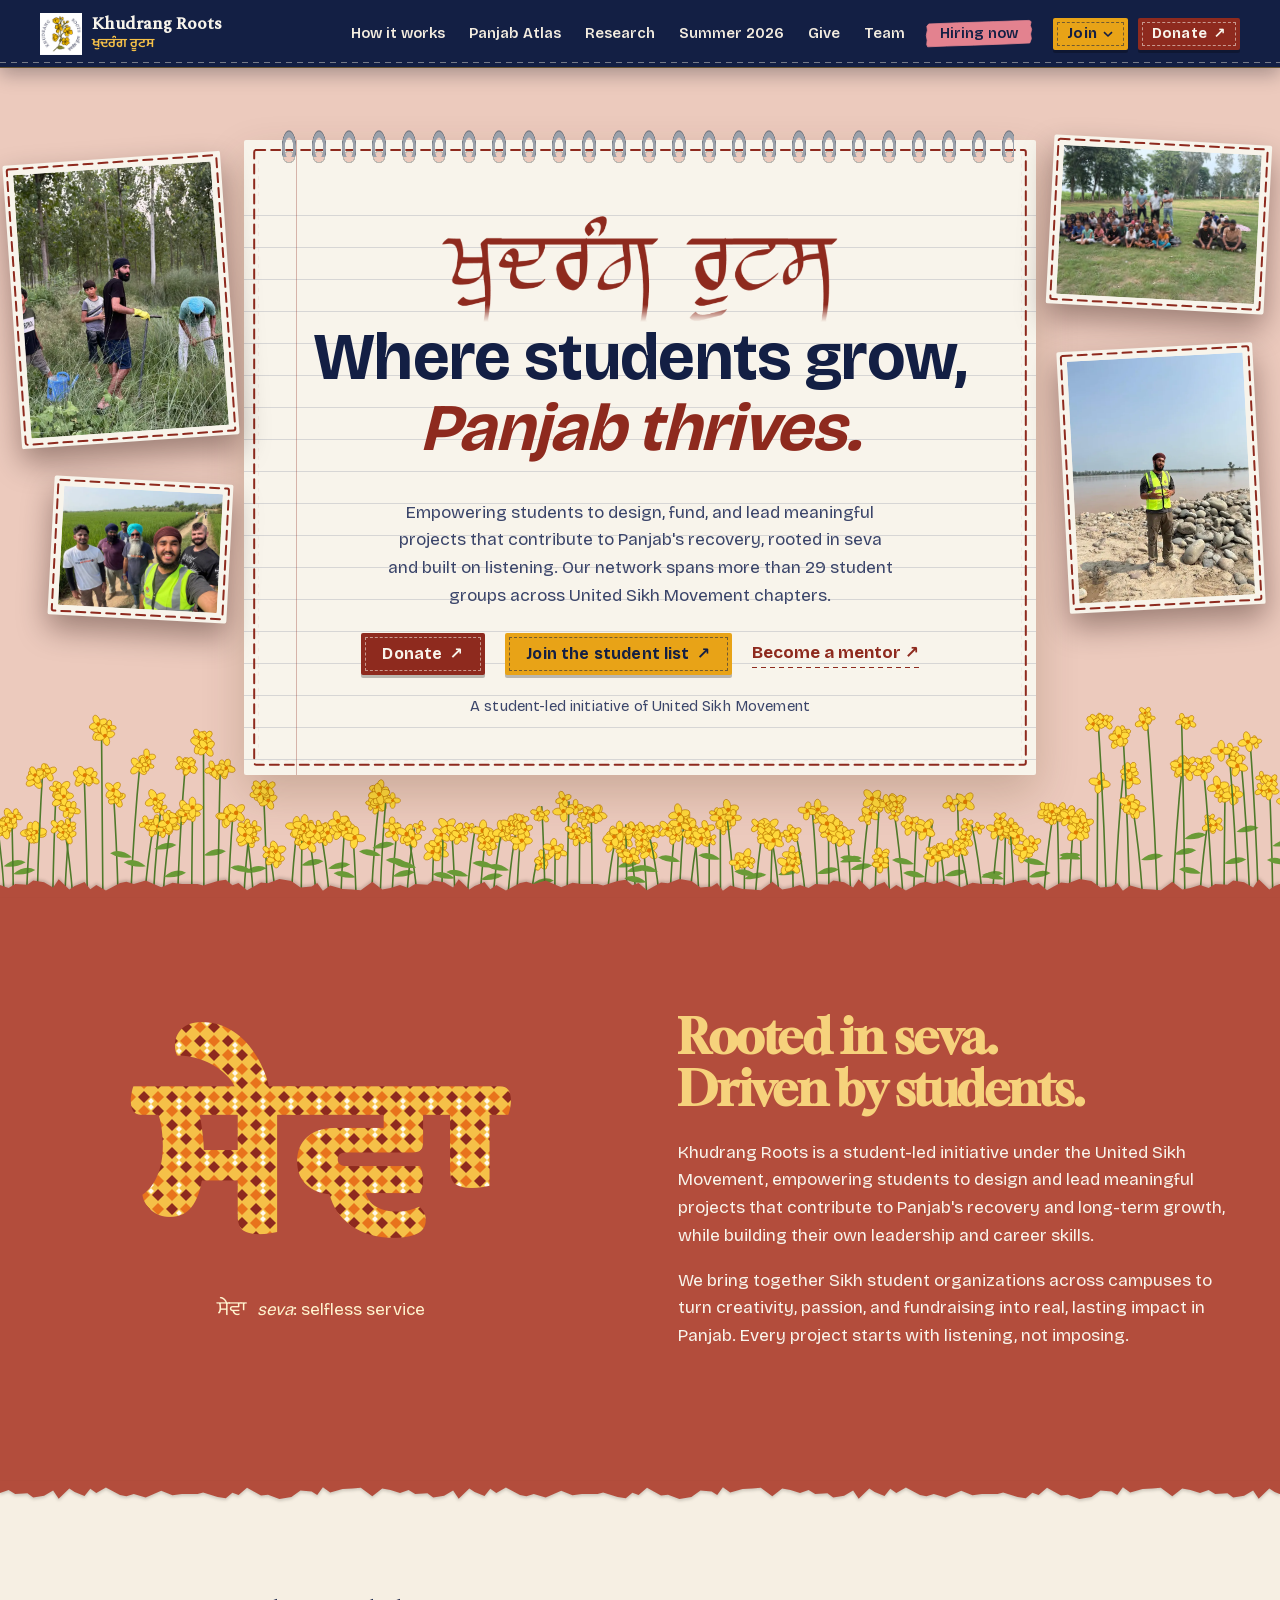
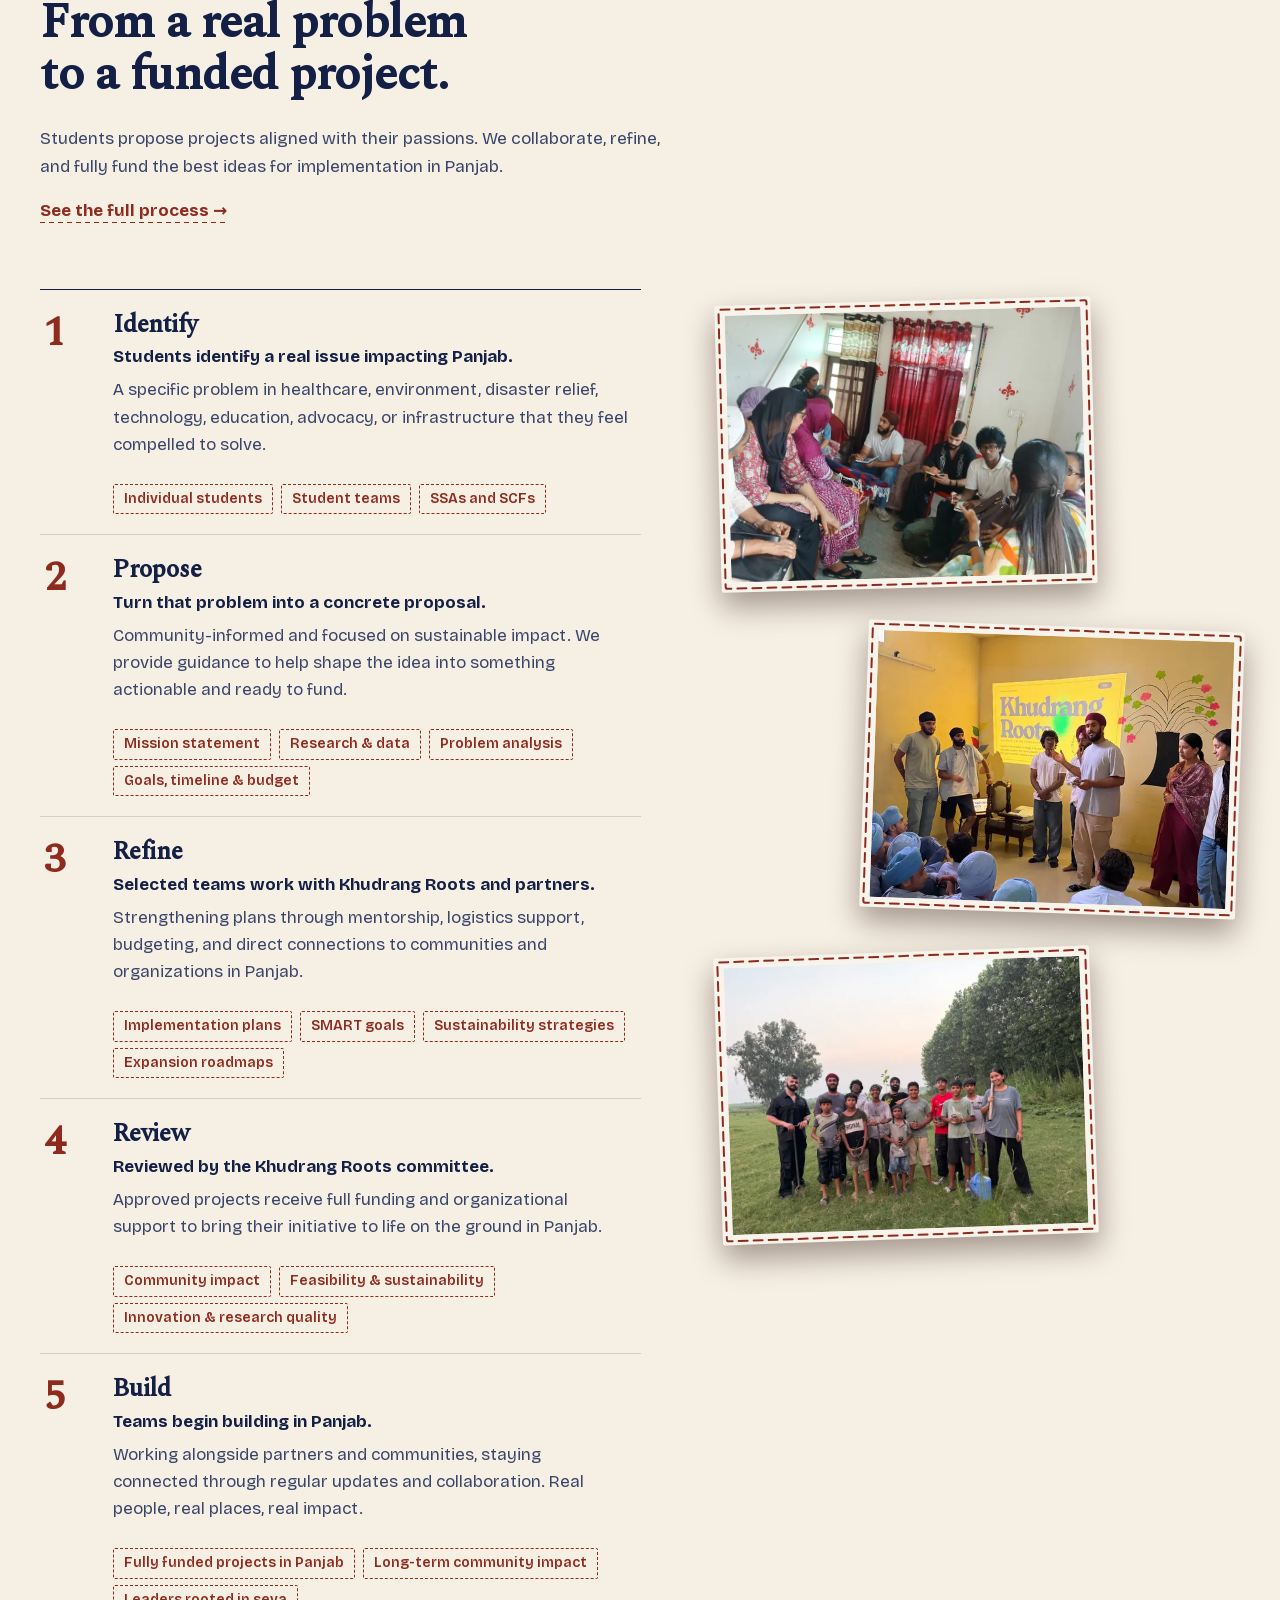
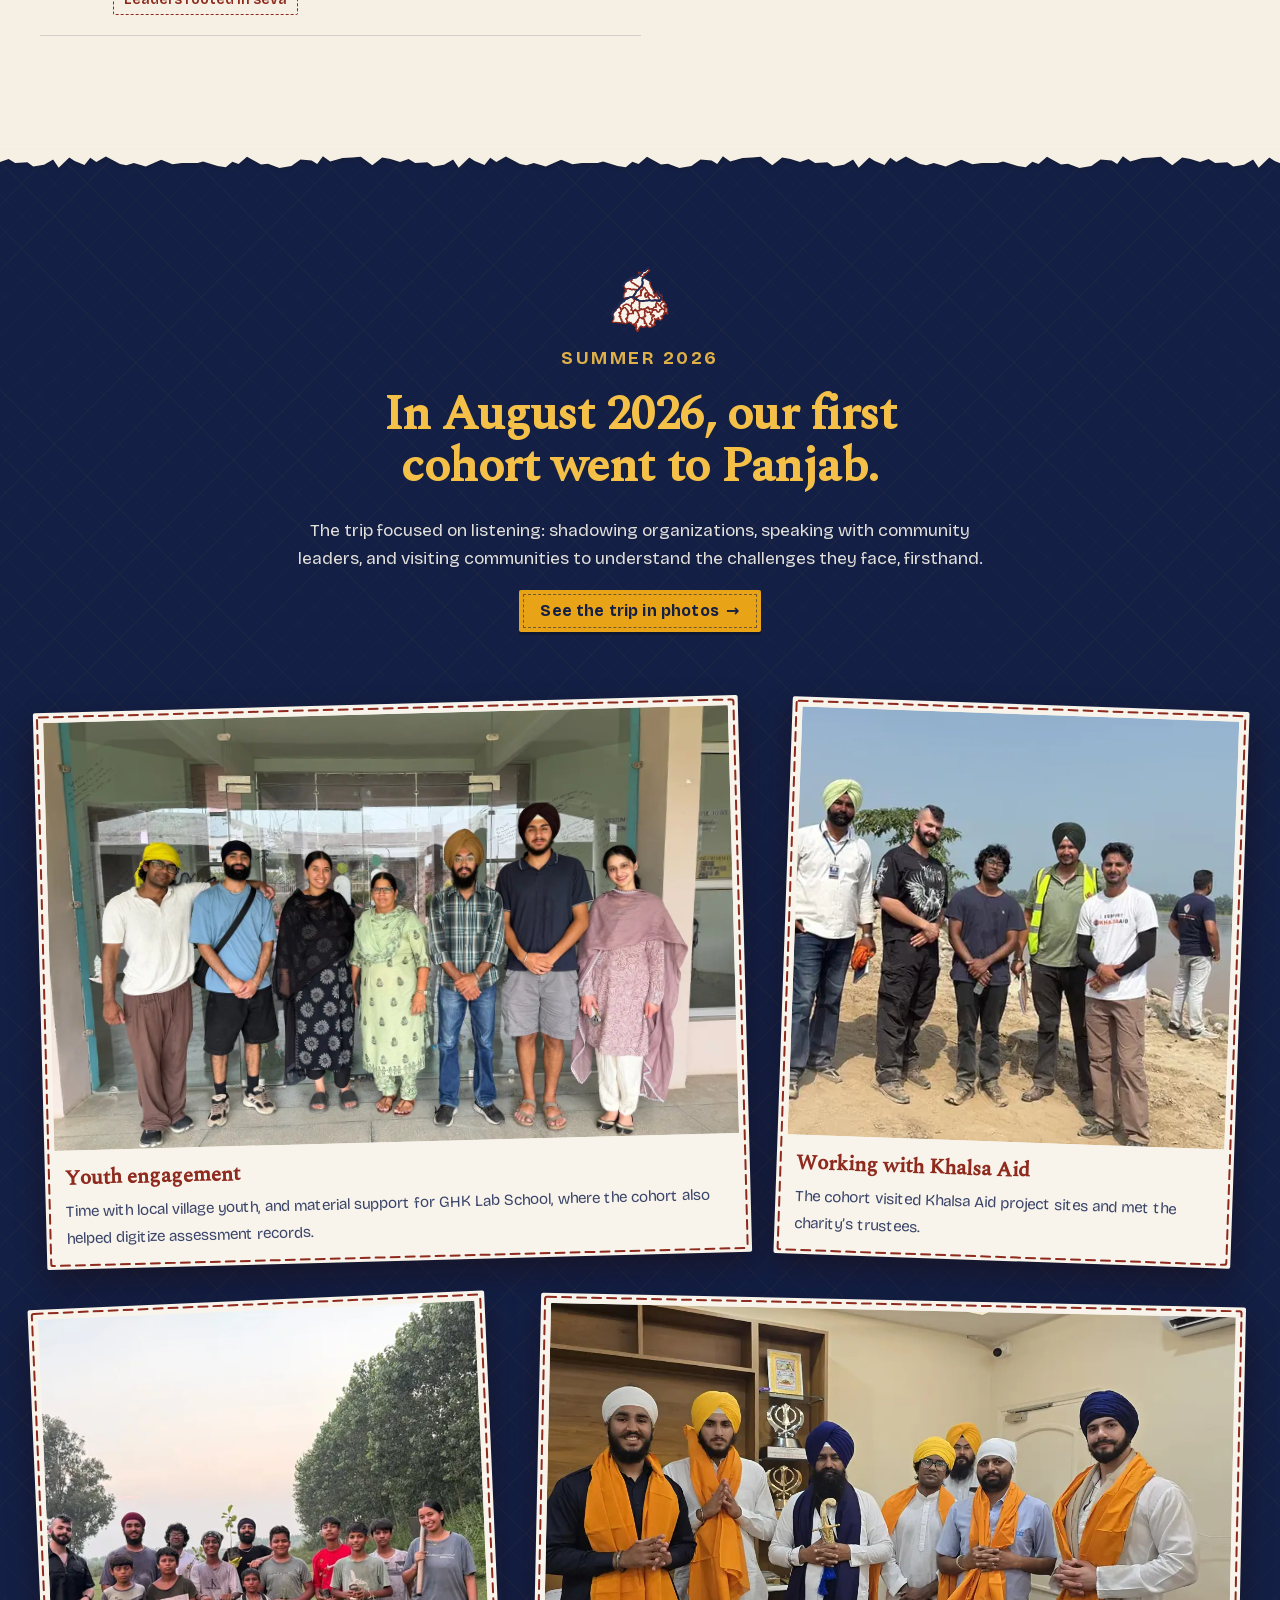
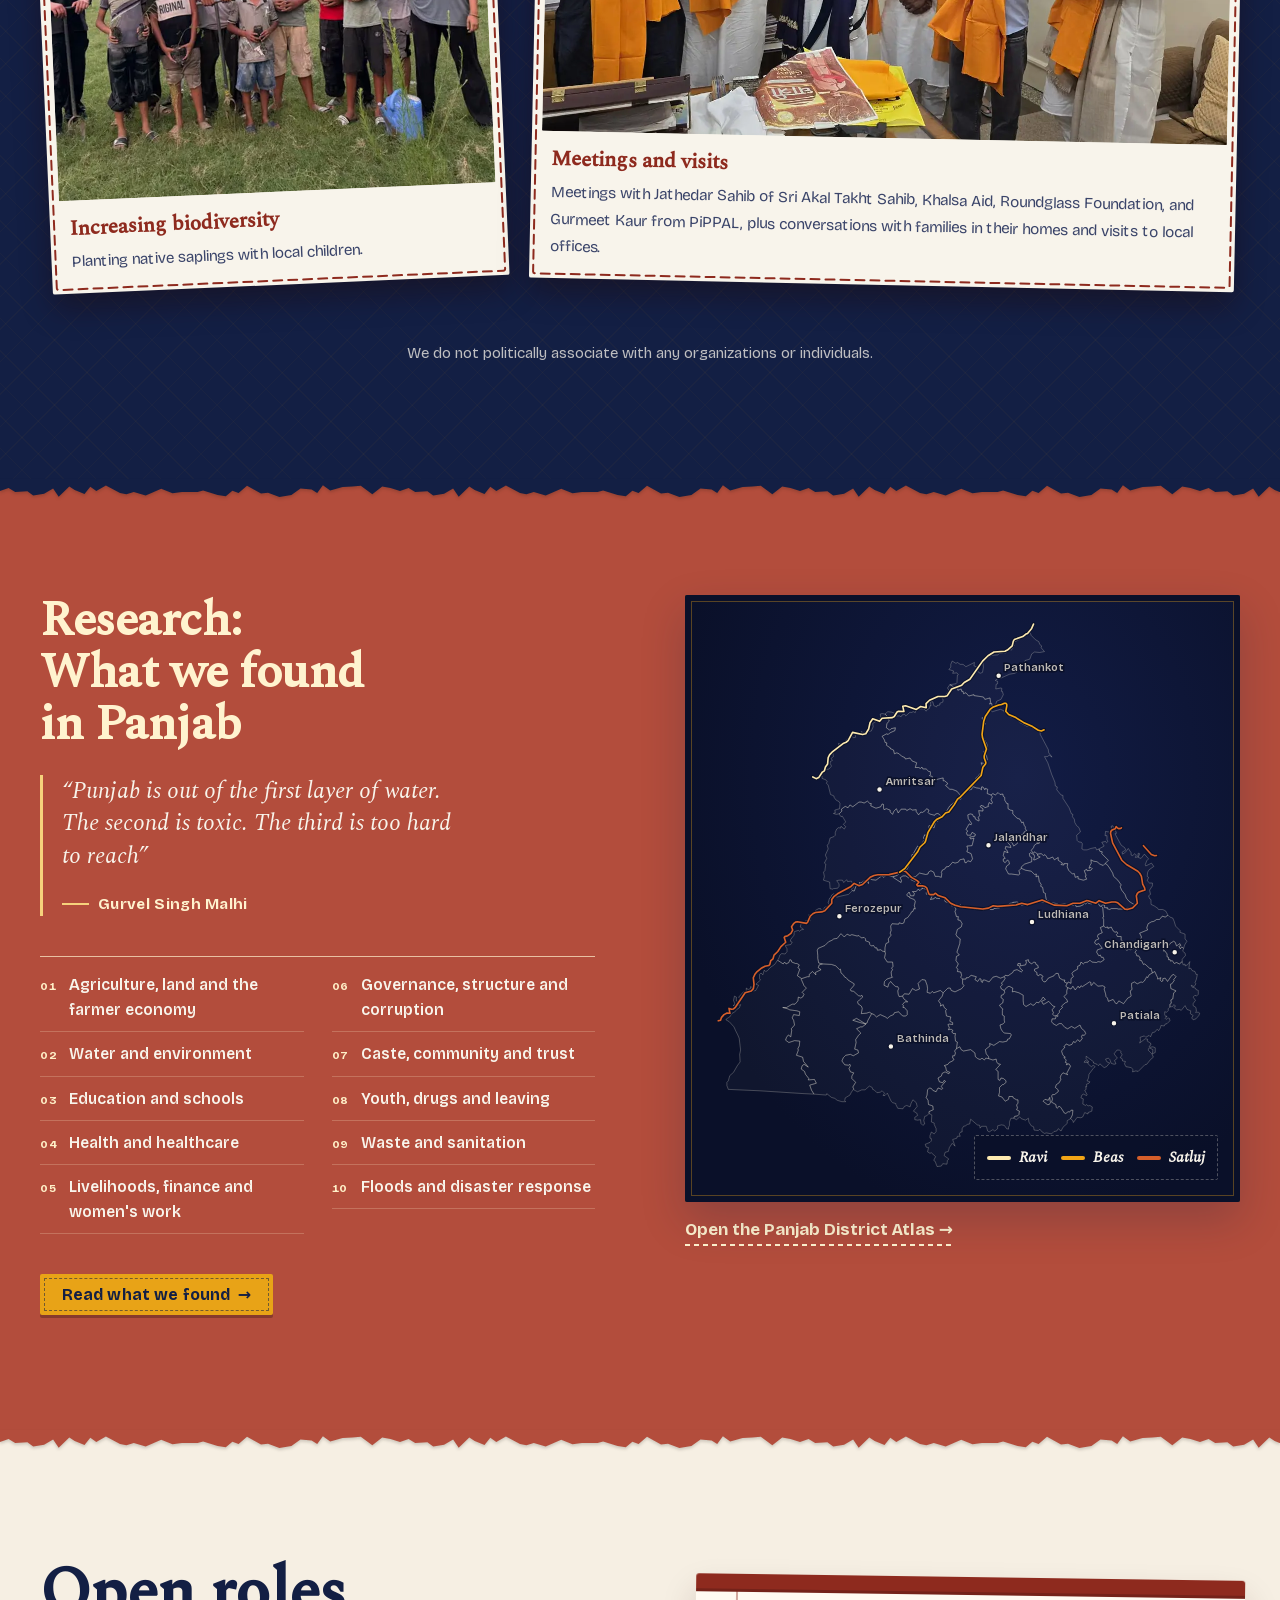
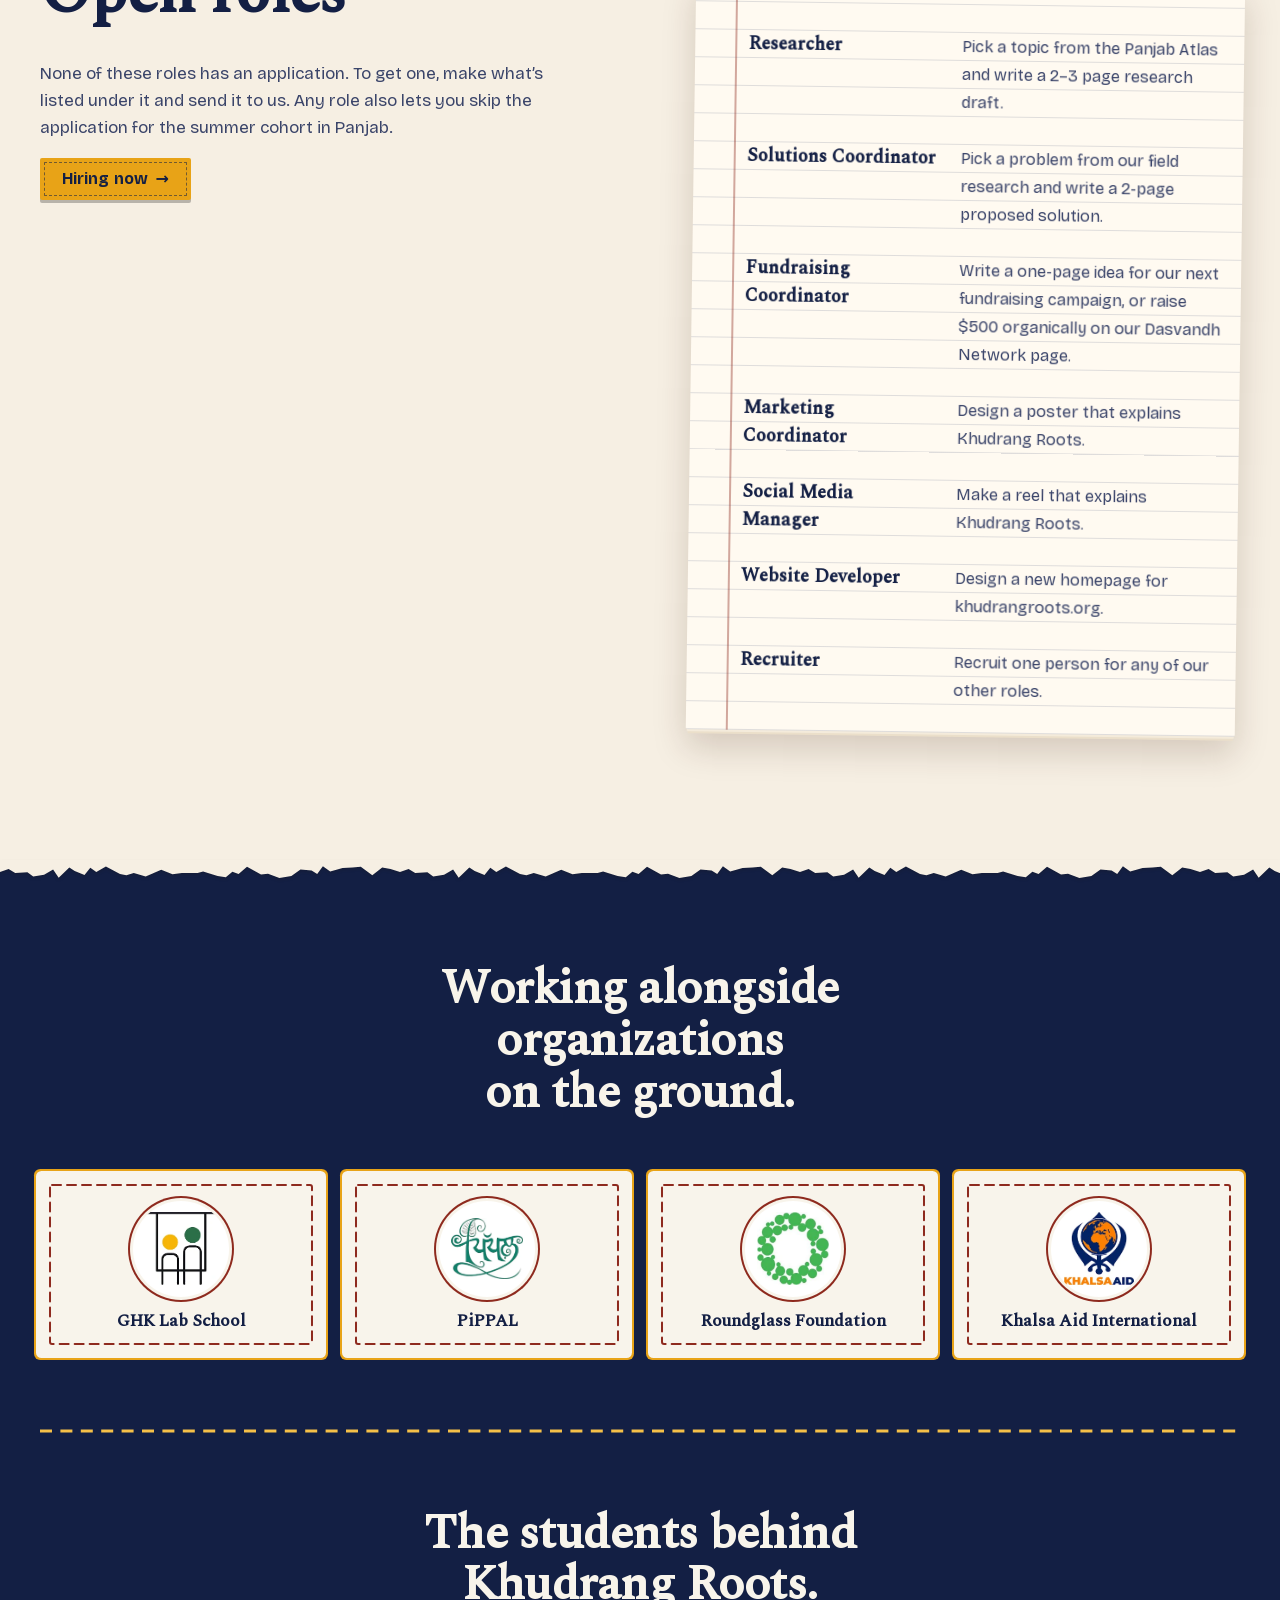
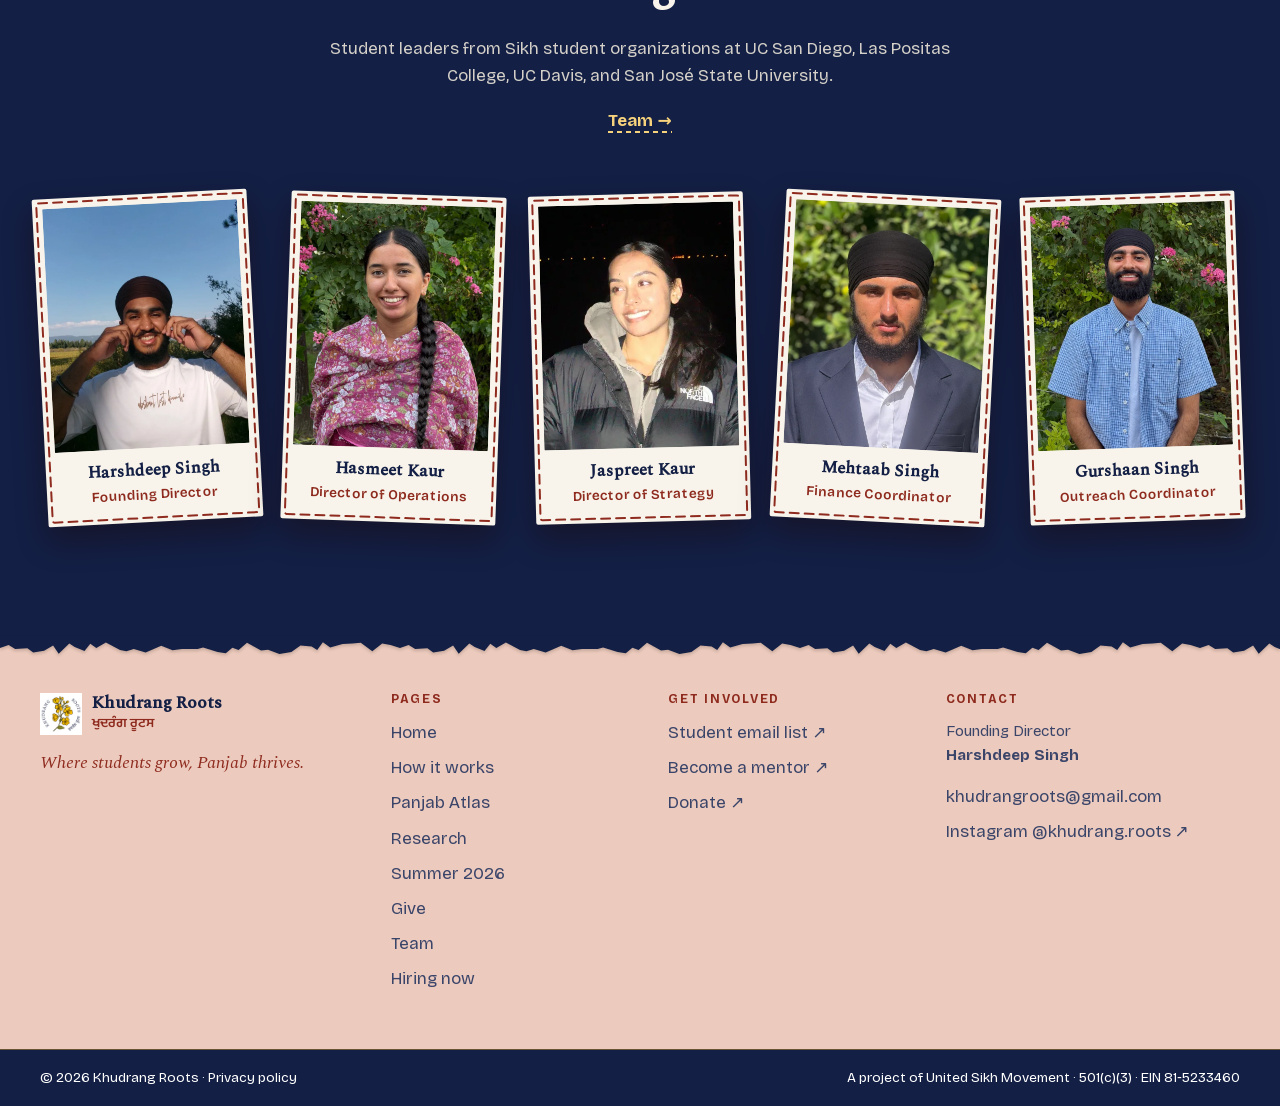
<file: index.html>
<!doctype html>
<html lang="en" data-art="sarson" data-artcolor="colour" data-cardlines="margin" data-details="open" data-divcolor="indigo" data-divider="torn" data-tornedge="none" data-pahero="image" data-pa="inside" data-photod-pick="riverbank" data-photos="4" data-plaid="off" data-rings="on" data-sevafill="bagh" data-water="off">
<head>
  <meta charset="utf-8">
  <meta name="viewport" content="width=device-width, initial-scale=1">
  <title>Khudrang Roots | Where students grow, Panjab thrives</title>
  <meta name="description" content="Khudrang Roots empowers students to design, fund, and lead meaningful projects that contribute to Panjab's recovery, rooted in seva and built on listening.">
  <meta name="theme-color" content="#131f44">
  <link rel="icon" type="image/png" href="assets/brand/khudrangrootslogo.png">
  <!-- fetch the main fonts first so the page doesn't flash a backup font on load -->
  <link rel="preload" href="assets/fonts/BricolageGrotesque-latin-normal-300-800.woff2" as="font" type="font/woff2" crossorigin>
  <link rel="preload" href="assets/fonts/Spectral-latin-normal-500.woff2" as="font" type="font/woff2" crossorigin>
  <link rel="preload" href="assets/fonts/Spectral-latin-italic-400.woff2" as="font" type="font/woff2" crossorigin>
  <link rel="preload" href="assets/fonts/AnekGurmukhi-gurmukhi-normal-300-800.woff2" as="font" type="font/woff2" crossorigin>
  <link rel="stylesheet" href="assets/fonts/fonts-local.css">
  <link rel="preconnect" href="https://fonts.googleapis.com">
  <link rel="preconnect" href="https://fonts.gstatic.com" crossorigin>
  <link rel="stylesheet" href="https://fonts.googleapis.com/css2?family=Baloo+Paaji+2:wght@600;800&display=swap">
  <link rel="stylesheet" href="https://fonts.googleapis.com/css2?family=Gloock&display=swap">
  <link rel="stylesheet" href="design/directions/r5-shared/base.css?v=1795243219">
  <link rel="stylesheet" href="design/directions/final/styles.css?v=1795243219">
</head>
<body>
  <!-- GENERATED by design/directions/r5-shared/build.py (FINAL, root copy): edit final/top.html, final/styles.css or r5-shared/partials/, then rebuild. -->
  <!-- All copy on this page is verbatim from khudrangroots.org. -->
  <a class="skip" href="#main">Skip to content</a>

  <header class="hdr" data-hdr>
    <div class="hdr__in">
      <a class="brand" href="https://khudrangroots.org/">
        <img src="assets/brand/khudrangrootslogo.png" alt="" width="42" height="42">
        <span class="brand__name">Khudrang Roots<small lang="pa">ਖੁਦਰੰਗ ਰੂਟਸ</small></span><span class="sr-only">, home</span>
      </a>
      <nav class="hdr__nav" aria-label="Main">
        <a href="https://khudrangroots.org/how-it-works">How it works</a>
        <a href="https://khudrangroots.org/panjab">Panjab Atlas</a>
        <a href="https://khudrangroots.org/research">Research</a>
        <a href="https://khudrangroots.org/summer-2026">Summer 2026</a>
        <a href="https://khudrangroots.org/give">Give</a>
        <a href="https://khudrangroots.org/team">Team</a>
        <a href="https://khudrangroots.org/roles">Hiring now</a>
      </nav>
      <div class="hdr__act">
        <div class="join" data-join>
          <button class="btn btn--silk btn--sm" type="button" aria-expanded="false" aria-controls="join-menu">Join <svg class="join__chev" width="10" height="10" viewBox="0 0 10 10" aria-hidden="true"><path d="M1 3.2 5 7l4-3.8" fill="none" stroke="currentColor" stroke-width="1.6"/></svg></button>
          <ul class="join__menu" id="join-menu" hidden>
            <li><a href="https://forms.gle/gyMBMAHnumfdvktZ9" target="_blank" rel="noopener">Student email list <span aria-hidden="true">↗</span><span class="sr-only">(opens in a new tab)</span></a></li>
            <li><a href="https://forms.gle/hUU9E1j4ZAkahs3p9" target="_blank" rel="noopener">Become a mentor <span aria-hidden="true">↗</span><span class="sr-only">(opens in a new tab)</span></a></li>
          </ul>
        </div>
        <a class="btn btn--madder btn--sm" href="https://dvnetwork.org/projects/khudrang-roots" target="_blank" rel="noopener">Donate <span aria-hidden="true">↗</span></a>
        <button class="burger" type="button" aria-expanded="false" aria-controls="sheet" data-burger><span class="sr-only">Menu</span><i></i><i></i><i></i></button>
      </div>
    </div>
    <nav class="sheet" id="sheet" aria-label="Mobile" data-sheet hidden>
      <a href="https://khudrangroots.org/">Home</a><a href="https://khudrangroots.org/how-it-works">How it works</a><a href="https://khudrangroots.org/panjab">Panjab Atlas</a><a href="https://khudrangroots.org/research">Research</a><a href="https://khudrangroots.org/summer-2026">Summer 2026</a><a href="https://khudrangroots.org/give">Give</a><a href="https://khudrangroots.org/team">Team</a><a href="https://khudrangroots.org/roles">Hiring now</a>
    </nav>
  </header>

  <main id="main">

    <!-- ══════════ HERO: blush field, mustard plants along the bottom, notebook card, four photos ══════════ -->
    <section class="hero" data-tone="light" data-bg="blush" data-hfont="" style="--sec-bg: #eccabd; --f-head: 'Bricolage Grotesque', system-ui, sans-serif;" aria-labelledby="home-title">
      <svg class="hero__art" data-hero-art aria-hidden="true" focusable="false"></svg>
      <div class="hero__in">
        <div class="hero__card" data-stitch>
          <div class="spiral" aria-hidden="true"></div>
          <p class="card__pa" lang="pa" aria-hidden="true">ਖੁਦਰੰਗ ਰੂਟਸ</p>
          <h1 id="home-title">Where students grow, <em>Panjab thrives.</em></h1>
          <p class="lead">Empowering students to design, fund, and lead meaningful projects that contribute to Panjab's recovery, rooted in seva and built on listening. Our network spans more than 29 student groups across United Sikh Movement chapters.</p>
          <div class="actions">
            <a class="btn btn--madder" href="https://dvnetwork.org/projects/khudrang-roots" target="_blank" rel="noopener">Donate <span aria-hidden="true">↗</span></a>
            <a class="btn btn--silk" href="https://forms.gle/gyMBMAHnumfdvktZ9" target="_blank" rel="noopener">Join the student list <span aria-hidden="true">↗</span></a>
            <a class="link" href="https://forms.gle/hUU9E1j4ZAkahs3p9" target="_blank" rel="noopener">Become a mentor&nbsp;<span aria-hidden="true">↗</span></a>
          </div>
          <p class="hero__by">A student-led initiative of United Sikh Movement</p>
        </div>
        <!-- four photos, two each side -->
        <div class="hero__side hero__side--l">
          <figure class="patch hero__photo hero__photo--a" style="--r:-4deg" data-stitch>
            <img src="assets/images/trip/planting-800.webp" alt="A man in yellow gloves holds a long-handled tool in tall grass while boys watch and another man digs, beside a blue watering can." width="800" height="600">
          </figure>
          <figure class="patch hero__photo hero__photo--c" style="--r:3deg" data-stitch>
            <img src="assets/images/trip/paddy-800.webp" alt="A volunteer in a Khalsa Aid high-visibility vest takes a selfie with five men on a dirt path between green rice paddies." width="800" height="600">
          </figure>
        </div>
        <div class="hero__side hero__side--r">
          <figure class="patch hero__photo hero__photo--b" style="--r:3deg" data-stitch>
            <img src="assets/images/trip/students-field-800.webp" alt="About fifty village children and teenagers sit on the grass at a field sponsored by a supporter in America, with four adults standing behind them." width="800" height="600">
          </figure>
          <figure class="patch hero__photo hero__photo--d hero__photo--tall" style="--r:-3deg" data-stitch>
            <img src="assets/images/trip/riverbank-800.webp" alt="A man in a Khalsa Aid high-visibility vest speaks on a stony riverbank, with a wide brown river behind him." width="600" height="800">
          </figure>
        </div>
      </div>
    </section>

    <!-- ══════════ ਸੇਵਾ: the word as the picture ══════════ -->
    <section class="seva" data-tone="dark" data-bg="brick" data-hfont="" style="--sec-bg: #b34d3c; --f-head: 'Gloock', Georgia, serif;" aria-labelledby="mission-title">
      <div class="shell seva__grid">
        <div class="seva__word">
          <span class="seva__big" lang="pa" aria-hidden="true">ਸੇਵਾ</span>
          <p class="gloss"><span lang="pa">ਸੇਵਾ</span> <em>seva</em>: selfless service</p>
        </div>
        <div class="seva__copy">
          <h2 id="mission-title">Rooted in seva. Driven by students.</h2>
          <p>Khudrang Roots is a student-led initiative under the United Sikh Movement, empowering students to design and lead meaningful projects that contribute to Panjab's recovery and long-term growth, while building their own leadership and career skills.</p>
          <p>We bring together Sikh student organizations across campuses to turn creativity, passion, and fundraising into real, lasting impact in Panjab. Every project starts with listening, not imposing.</p>
        </div>
      </div>
    </section>

    <!-- ══════════ HOW IT WORKS: the steps beside three photos ══════════ -->
    <section class="process" data-tone="light" data-bg="cream" style="--sec-bg: #f6efe3;" aria-labelledby="process-title">
      <div class="shell">
        <div class="process__head">
          <h2 id="process-title">From a real problem to a funded project.</h2>
          <p>Students propose projects aligned with their passions. We collaborate, refine, and fully fund the best ideas for implementation in Panjab.</p>
          <a class="link" href="https://khudrangroots.org/how-it-works">See the full process <span aria-hidden="true">→</span></a>
        </div>
        <div class="process__grid">
          <ol class="steps">
            <li class="step">
              <span class="step__n" aria-hidden="true">1</span>
              <div class="step__body">
                <h3>Identify</h3>
                <p class="step__line">Students identify a real issue impacting Panjab.</p>
                <p>A specific problem in healthcare, environment, disaster relief, technology, education, advocacy, or infrastructure that they feel compelled to solve.</p>
                <div class="detail"><ul><li>Individual students</li><li>Student teams</li><li>SSAs and SCFs</li></ul></div>
              </div>
            </li>
            <li class="step">
              <span class="step__n" aria-hidden="true">2</span>
              <div class="step__body">
                <h3>Propose</h3>
                <p class="step__line">Turn that problem into a concrete proposal.</p>
                <p>Community-informed and focused on sustainable impact. We provide guidance to help shape the idea into something actionable and ready to fund.</p>
                <div class="detail"><ul><li>Mission statement</li><li>Research &amp; data</li><li>Problem analysis</li><li>Goals, timeline &amp; budget</li></ul></div>
              </div>
            </li>
            <li class="step">
              <span class="step__n" aria-hidden="true">3</span>
              <div class="step__body">
                <h3>Refine</h3>
                <p class="step__line">Selected teams work with Khudrang Roots and partners.</p>
                <p>Strengthening plans through mentorship, logistics support, budgeting, and direct connections to communities and organizations in Panjab.</p>
                <div class="detail"><ul><li>Implementation plans</li><li>SMART goals</li><li>Sustainability strategies</li><li>Expansion roadmaps</li></ul></div>
              </div>
            </li>
            <li class="step">
              <span class="step__n" aria-hidden="true">4</span>
              <div class="step__body">
                <h3>Review</h3>
                <p class="step__line">Reviewed by the Khudrang Roots committee.</p>
                <p>Approved projects receive full funding and organizational support to bring their initiative to life on the ground in Panjab.</p>
                <div class="detail"><ul><li>Community impact</li><li>Feasibility &amp; sustainability</li><li>Innovation &amp; research quality</li></ul></div>
              </div>
            </li>
            <li class="step">
              <span class="step__n" aria-hidden="true">5</span>
              <div class="step__body">
                <h3>Build</h3>
                <p class="step__line">Teams begin building in Panjab.</p>
                <p>Working alongside partners and communities, staying connected through regular updates and collaboration. Real people, real places, real impact.</p>
                <div class="detail"><ul><li>Fully funded projects in Panjab</li><li>Long-term community impact</li><li>Leaders rooted in seva</li></ul></div>
              </div>
            </li>
          </ol>
          <div class="process__photos">
            <figure class="process__pic process__pic--a patch" style="--r:-1.5deg" data-stitch><img src="assets/images/trip/community-meeting-2-800.webp" alt="Cohort members sit with village women in a home with red curtains, taking notes as the women speak." loading="lazy" width="800" height="600"></figure>
            <figure class="process__pic process__pic--b patch" style="--r:2deg" data-stitch><img src="assets/images/trip/presenting-800.webp" alt="A speaker gestures beside a projected Khudrang Roots slide as students in light blue turbans, seated on the floor, listen." loading="lazy" width="800" height="600"></figure>
            <figure class="process__pic process__pic--c patch" style="--r:-2deg" data-stitch><img src="assets/images/trip/planting-group-800.webp" alt="Volunteers and local boys stand in a field at dusk holding saplings, spades and a watering can, with tall trees behind them." loading="lazy" width="800" height="600"></figure>
          </div>
        </div>
      </div>
    </section>

    <!-- ══════════ SUMMER 2026 (kept exactly) ══════════ -->
    <section class="trip" aria-labelledby="trip-title">
      <div class="shell">
        <div class="trip__head">
          <img class="trip__knot" src="assets/map/panjab-map-knot.svg" alt="" width="60" height="68">
          <p class="kicker kicker--silk">Summer 2026</p>
          <h2 id="trip-title">In August 2026, our first cohort went to Panjab.</h2>
          <p>The trip focused on listening: shadowing organizations, speaking with community leaders, and visiting communities to understand the challenges they face, firsthand.</p>
          <a class="btn btn--silk" href="https://khudrangroots.org/summer-2026">See the trip in photos <span aria-hidden="true">→</span></a>
        </div>
        <ul class="quilt">
          <li class="quilt__item quilt__item--wide">
            <a class="patch patch--card" style="--r:-1.5deg" href="https://khudrangroots.org/summer-2026#trip-photos" data-stitch>
              <img src="assets/images/trip/students-group-1400.webp" alt="Seven people stand in a row, smiling, in front of glass doors covered in handwritten notes." loading="lazy" width="1400" height="1050">
              <span class="patch__label"><b>Youth engagement</b><span>Time with local village youth, and material support for GHK Lab School, where the cohort also helped digitize assessment records.</span></span>
            </a>
          </li>
          <li class="quilt__item">
            <a class="patch patch--card" style="--r:2deg" href="https://khudrangroots.org/summer-2026#trip-photos" data-stitch>
              <img src="assets/images/trip/riverbank-group-800.webp" alt="Five men stand on a sandy riverbank beside piled stones, with more volunteers by the water behind them." loading="lazy" width="800" height="600">
              <span class="patch__label"><b>Working with Khalsa Aid</b><span>The cohort visited Khalsa Aid project sites and met the charity’s trustees.</span></span>
            </a>
          </li>
          <li class="quilt__item">
            <a class="patch patch--card" style="--r:-2.5deg" href="https://khudrangroots.org/summer-2026#trip-photos" data-stitch>
              <img src="assets/images/trip/planting-group-800.webp" alt="Volunteers and local boys stand in a field at dusk holding saplings, spades and a watering can, with tall trees behind them." loading="lazy" width="800" height="600">
              <span class="patch__label"><b>Increasing biodiversity</b><span>Planting native saplings with local children.</span></span>
            </a>
          </li>
          <li class="quilt__item quilt__item--wide">
            <a class="patch patch--card" style="--r:1.2deg" href="https://khudrangroots.org/summer-2026#trip-photos" data-stitch>
              <img src="assets/images/trip/siropas-1400.webp" alt="Seven men stand with hands folded in an office, saffron siropas over their shoulders: the cohort with Jathedar Sahib of Sri Akal Takht Sahib." loading="lazy" width="1400" height="788">
              <span class="patch__label"><b>Meetings and visits</b><span>Meetings with Jathedar Sahib of Sri Akal Takht Sahib, Khalsa Aid, Roundglass Foundation, and Gurmeet Kaur from PiPPAL, plus conversations with families in their homes and visits to local offices.</span></span>
            </a>
          </li>
        </ul>
        <p class="psa">We do not politically associate with any organizations or individuals.</p>
      </div>
    </section>

    <!-- ══════════ RESEARCH: white, short, the gold map with the Atlas link under it ══════════ -->
    <section class="research" aria-labelledby="research-title">
      <div class="shell research__grid">
        <div class="research__text">
          <h2 id="research-title">Research: What we found in Panjab</h2>
          <blockquote class="research__quote">
            <p>Punjab is out of the first layer of water. The second is toxic. The third is too hard to reach</p>
            <cite>Gurvel Singh Malhi</cite>
          </blockquote>
          <ul class="topics">
            <li><a href="https://khudrangroots.org/research#r-01">Agriculture, land and the farmer economy</a></li>
            <li><a href="https://khudrangroots.org/research#r-02">Water and environment</a></li>
            <li><a href="https://khudrangroots.org/research#r-03">Education and schools</a></li>
            <li><a href="https://khudrangroots.org/research#r-04">Health and healthcare</a></li>
            <li><a href="https://khudrangroots.org/research#r-05">Livelihoods, finance and women's work</a></li>
            <li><a href="https://khudrangroots.org/research#r-06">Governance, structure and corruption</a></li>
            <li><a href="https://khudrangroots.org/research#r-07">Caste, community and trust</a></li>
            <li><a href="https://khudrangroots.org/research#r-08">Youth, drugs and leaving</a></li>
            <li><a href="https://khudrangroots.org/research#r-09">Waste and sanitation</a></li>
            <li><a href="https://khudrangroots.org/research#r-10">Floods and disaster response</a></li>
          </ul>
          <a class="btn btn--madder" href="https://khudrangroots.org/research">Read what we found <span aria-hidden="true">→</span></a>
        </div>
        <div class="research__map">
          <figure class="mapbox">
            <div class="map" data-map-el tabindex="0" role="application" aria-roledescription="map" aria-label="Panjab Atlas"></div>
            <figcaption class="key">
              <ul class="key__rivers" aria-label="Ravi, Beas, Satluj">
                <li data-river="Ravi"><i aria-hidden="true"></i>Ravi</li>
                <li data-river="Beas"><i aria-hidden="true"></i>Beas</li>
                <li data-river="Sutlej"><i aria-hidden="true"></i>Satluj</li>
              </ul>
            </figcaption>
          </figure>
          <a class="atlas-link" href="https://khudrangroots.org/panjab">Open the Panjab District Atlas <span aria-hidden="true">→</span></a>
        </div>
      </div>
    </section>

    <!-- ══════════ OPEN ROLES ══════════ -->
    <section class="roles-sec deep" data-tone="light" data-bg="cream" style="--sec-bg: #f6efe3;" id="roles" aria-labelledby="roles-title">
      <div class="shell roles">
        <div class="roles__head">
          <h2 id="roles-title">Open roles</h2>
          <p>None of these roles has an application. To get one, make what’s listed under it and send it to us. Any role also lets you skip the application for the summer cohort in Panjab.</p>
          <a class="btn btn--silk" href="https://khudrangroots.org/roles">Hiring now <span aria-hidden="true">→</span></a>
        </div>
        <ul class="roles__list">
          <li><a href="https://khudrangroots.org/roles#role-researcher"><b>Researcher</b><span>Pick a topic from the Panjab Atlas and write a 2–3 page research draft.</span></a></li>
          <li><a href="https://khudrangroots.org/roles#role-solutions"><b>Solutions Coordinator</b><span>Pick a problem from our field research and write a 2-page proposed solution.</span></a></li>
          <li><a href="https://khudrangroots.org/roles#role-fundraising"><b>Fundraising Coordinator</b><span>Write a one-page idea for our next fundraising campaign, or raise $500 organically on our Dasvandh Network page.</span></a></li>
          <li><a href="https://khudrangroots.org/roles#role-marketing"><b>Marketing Coordinator</b><span>Design a poster that explains Khudrang Roots.</span></a></li>
          <li><a href="https://khudrangroots.org/roles#role-social"><b>Social Media Manager</b><span>Make a reel that explains Khudrang Roots.</span></a></li>
          <li><a href="https://khudrangroots.org/roles#role-web"><b>Website Developer</b><span>Design a new homepage for khudrangroots.org.</span></a></li>
          <li><a href="https://khudrangroots.org/roles#role-recruiter"><b>Recruiter</b><span>Recruit one person for any of our other roles.</span></a></li>
        </ul>
      </div>
    </section>

    <!-- ══════════ PARTNERS + TEAM (kept) ══════════ -->
    <section class="partners" data-tone="dark" data-bg="indigo" style="--sec-bg: #131f44;" aria-labelledby="partners-title">
      <div class="shell">
        <h2 class="center" id="partners-title">Working alongside organizations on the ground.</h2>
        <ul class="partners__list">
          <li><a class="medallion" href="https://www.ghklabschool.com/" target="_blank" rel="noopener" data-stitch><span class="medallion__logo"><img src="assets/images/partner-logos/logo-ghk.webp" alt="" loading="lazy"></span>GHK Lab School</a></li>
          <li><a class="medallion" href="https://pippal.org/" target="_blank" rel="noopener" data-stitch><span class="medallion__logo"><img src="assets/images/partner-logos/logo-pippal.webp" alt="" loading="lazy"></span>PiPPAL</a></li>
          <li><a class="medallion" href="https://roundglassfoundation.org/" target="_blank" rel="noopener" data-stitch><span class="medallion__logo"><img src="assets/images/partner-logos/logo-roundglass.webp" alt="" loading="lazy"></span>Roundglass Foundation</a></li>
          <li><a class="medallion" href="https://khalsaaid.org/" target="_blank" rel="noopener" data-stitch><span class="medallion__logo"><img src="assets/images/partner-logos/logo-khalsa-aid.webp" alt="" loading="lazy"></span>Khalsa Aid International</a></li>
        </ul>
      </div>
    </section>

    <div class="runner shell" data-tone="dark" data-bg="indigo" style="--sec-bg: #131f44;" aria-hidden="true"><svg viewBox="0 0 1000 10" preserveAspectRatio="none" focusable="false"><path d="M0 5H1000" data-sew-line/></svg></div>

    <section class="team" data-tone="dark" data-bg="indigo" style="--sec-bg: #131f44;" aria-labelledby="team-title">
      <div class="shell">
        <div class="team__head">
          <h2 id="team-title">The students behind Khudrang Roots.</h2>
          <p>Student leaders from Sikh student organizations at UC San Diego, Las Positas College, UC Davis, and San José State University.</p>
          <a class="link" href="https://khudrangroots.org/team">Team <span aria-hidden="true">→</span></a>
        </div>
        <ul class="people">
          <li><figure class="patch person" style="--r:-3deg" data-stitch><img src="assets/images/team/team-harshdeep.webp" alt="" loading="lazy" width="640" height="800"><figcaption><b>Harshdeep Singh</b><span>Founding Director</span></figcaption></figure></li>
          <li><figure class="patch person" style="--r:2deg" data-stitch><img src="assets/images/team/team-hasmeet.webp" alt="" loading="lazy" width="640" height="800"><figcaption><b>Hasmeet Kaur</b><span>Director of Operations</span></figcaption></figure></li>
          <li><figure class="patch person" style="--r:-1.5deg" data-stitch><img src="assets/images/team/team-jaspreet.webp" alt="" loading="lazy" width="360" height="450"><figcaption><b>Jaspreet Kaur</b><span>Director of Strategy</span></figcaption></figure></li>
          <li><figure class="patch person" style="--r:3deg" data-stitch><img src="assets/images/team/team-mehtaab.webp" alt="" loading="lazy" width="640" height="800"><figcaption><b>Mehtaab Singh</b><span>Finance Coordinator</span></figcaption></figure></li>
          <li><figure class="patch person" style="--r:-2deg" data-stitch><img src="assets/images/team/team-gurshaan.webp" alt="" loading="lazy" width="640" height="800"><figcaption><b>Gurshaan Singh</b><span>Outreach Coordinator</span></figcaption></figure></li>
        </ul>
      </div>
    </section>

  </main>

  <footer class="ftr" data-tone="light" data-bg="blush" style="--sec-bg: #eccabd;">
    <div class="shell">
      <div class="ftr__grid">
        <div>
          <a class="brand" href="https://khudrangroots.org/"><img src="assets/brand/khudrangrootslogo.png" alt="" width="42" height="42"><span class="brand__name">Khudrang Roots<small lang="pa">ਖੁਦਰੰਗ ਰੂਟਸ</small></span></a>
          <p class="tagline">Where students grow, Panjab thrives.</p>
        </div>
        <div><h2 class="ftr__h">Pages</h2><ul><li><a href="https://khudrangroots.org/">Home</a></li><li><a href="https://khudrangroots.org/how-it-works">How it works</a></li><li><a href="https://khudrangroots.org/panjab">Panjab Atlas</a></li><li><a href="https://khudrangroots.org/research">Research</a></li><li><a href="https://khudrangroots.org/summer-2026">Summer 2026</a></li><li><a href="https://khudrangroots.org/give">Give</a></li><li><a href="https://khudrangroots.org/team">Team</a></li><li><a href="https://khudrangroots.org/roles">Hiring now</a></li></ul></div>
        <div><h2 class="ftr__h">Get involved</h2><ul><li><a href="https://forms.gle/gyMBMAHnumfdvktZ9" target="_blank" rel="noopener">Student email list ↗</a></li><li><a href="https://forms.gle/hUU9E1j4ZAkahs3p9" target="_blank" rel="noopener">Become a mentor ↗</a></li><li><a href="https://dvnetwork.org/projects/khudrang-roots" target="_blank" rel="noopener">Donate ↗</a></li></ul></div>
        <div><h2 class="ftr__h">Contact</h2><p class="ftr__small">Founding Director<br><b>Harshdeep Singh</b></p><ul><li><a href="mailto:khudrangroots@gmail.com">khudrangroots@gmail.com</a></li><li><a href="https://www.instagram.com/khudrang.roots/" target="_blank" rel="noopener">Instagram @khudrang.roots ↗</a></li></ul></div>
      </div>
    </div>
    <div class="ftr__legal"><div class="shell"><span>© 2026 Khudrang Roots · <a href="https://khudrangroots.org/privacy">Privacy policy</a></span><span>A project of United Sikh Movement · 501(c)(3) · EIN 81‑5233460</span></div></div>
  </footer>

  <script src="design/directions/r5-shared/base.js?v=1795243219"></script>
  <script src="design/directions/final/main.js?v=1795243219"></script>
</body>
</html>
</file>
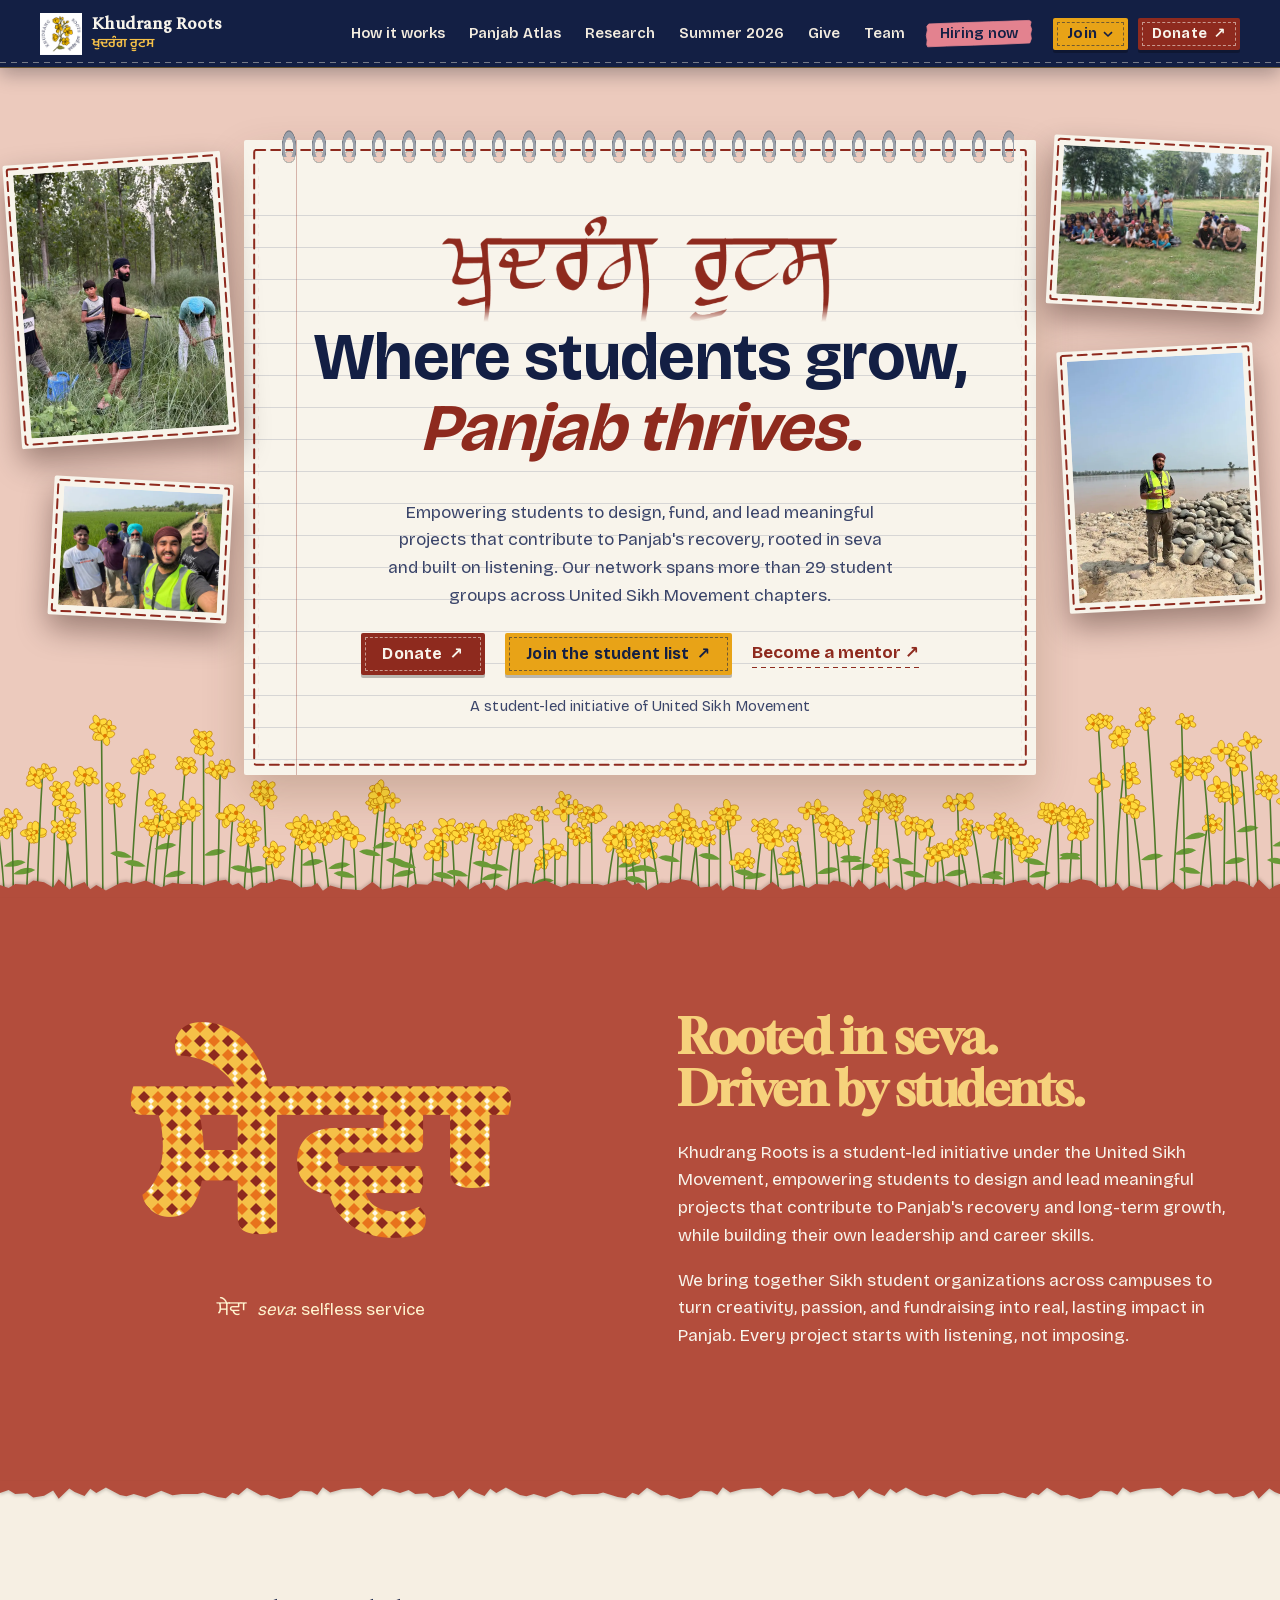
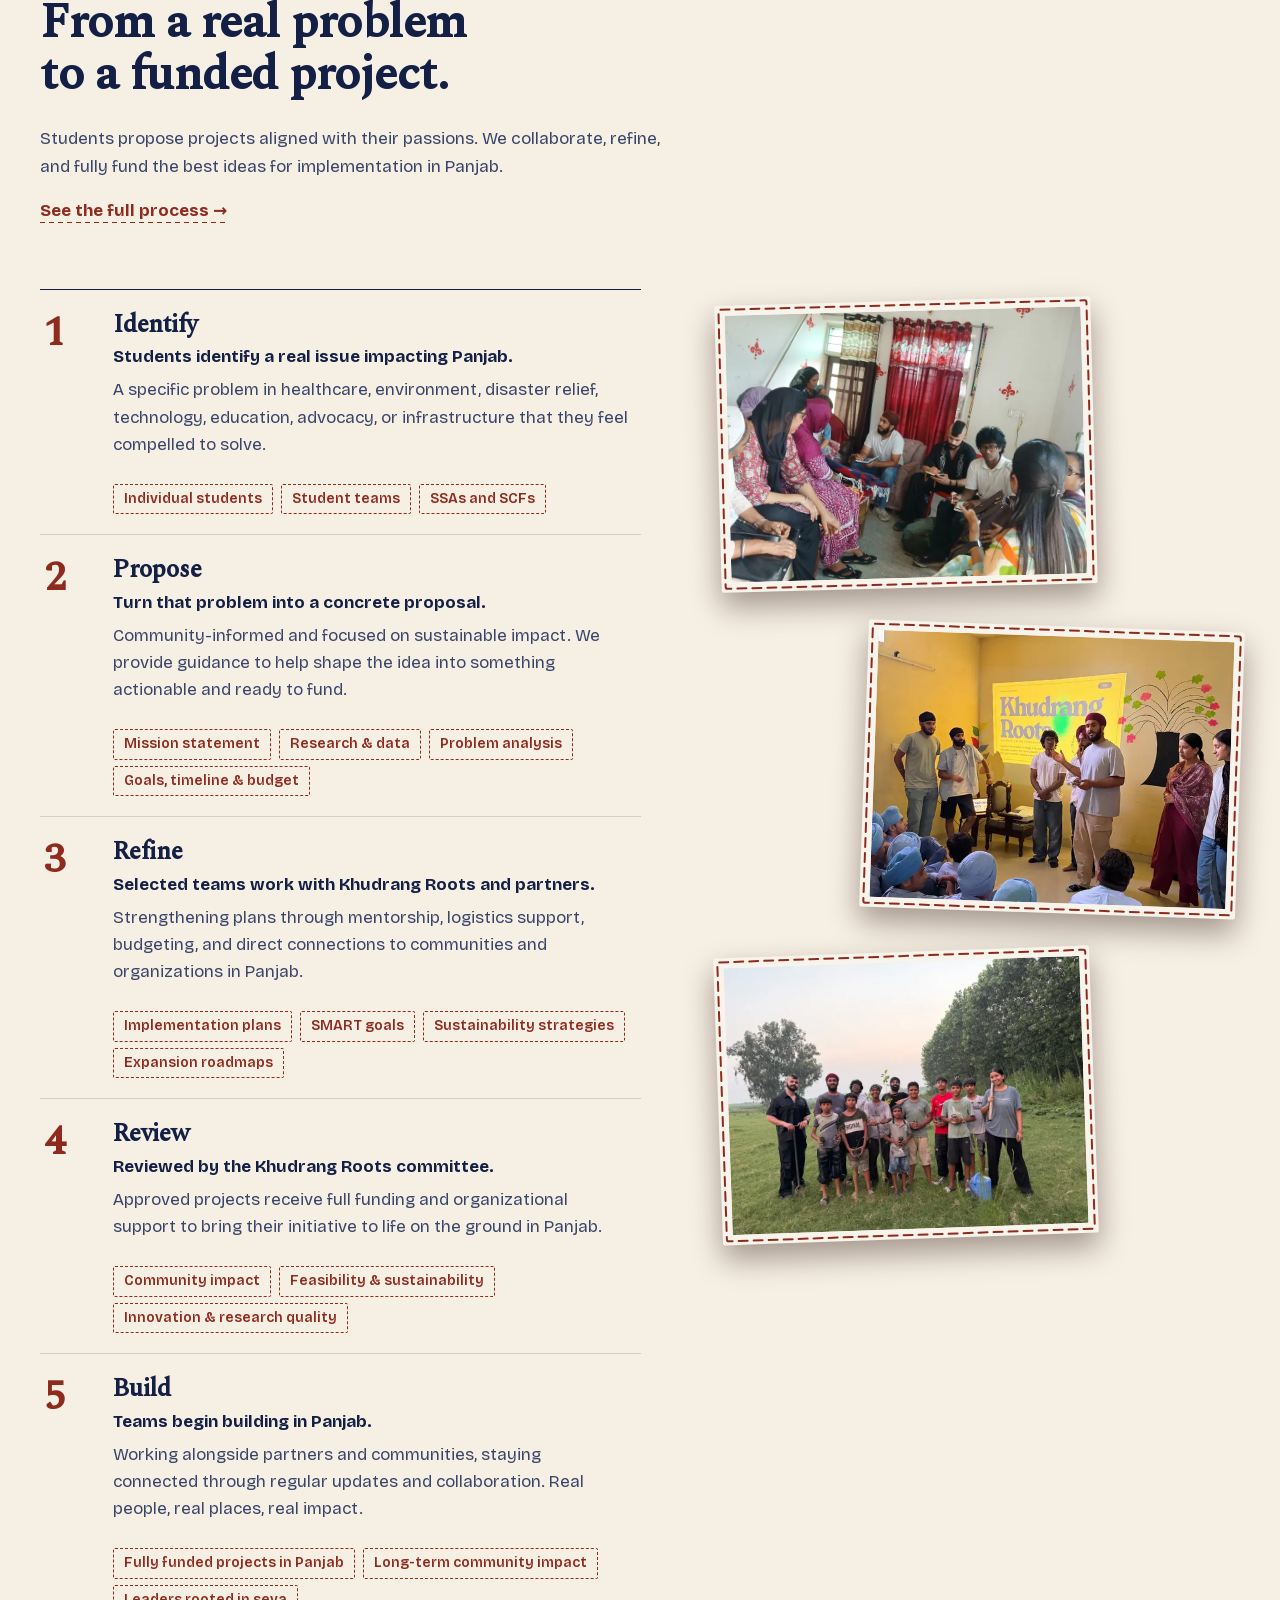
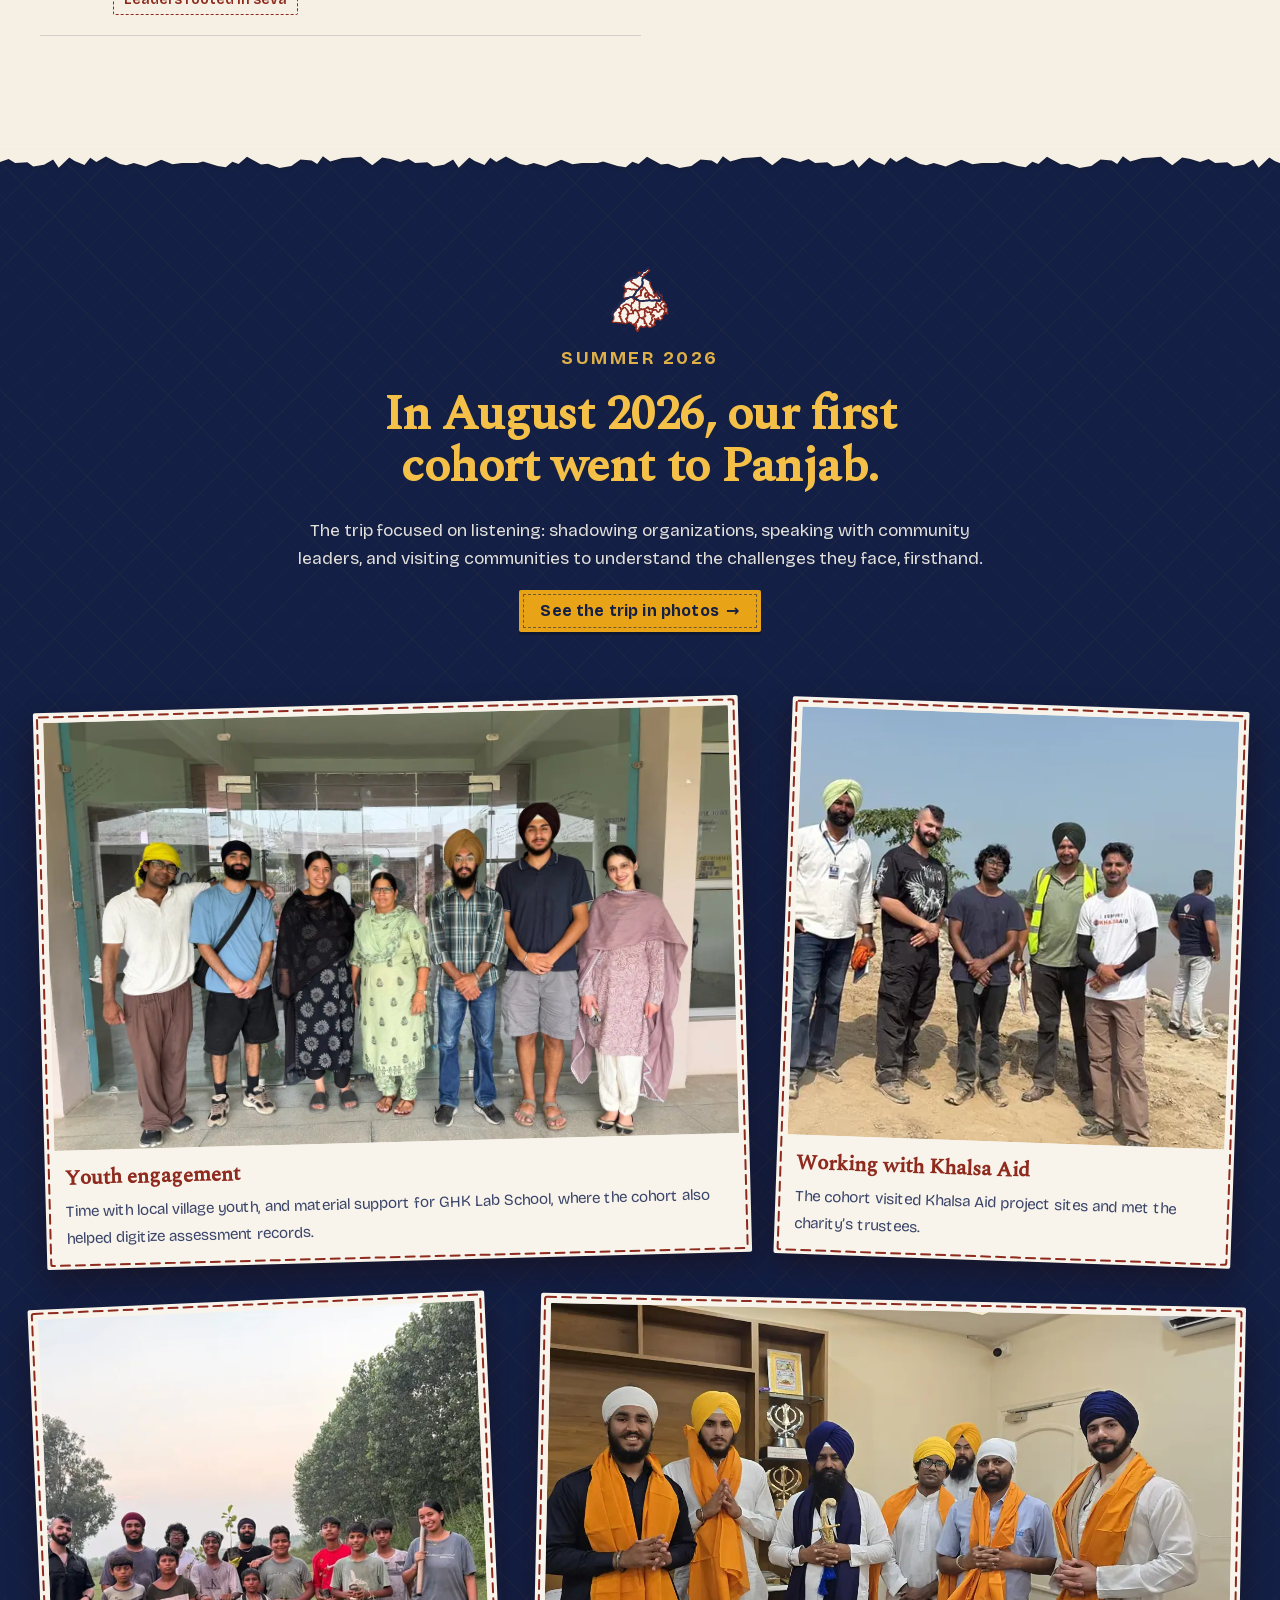
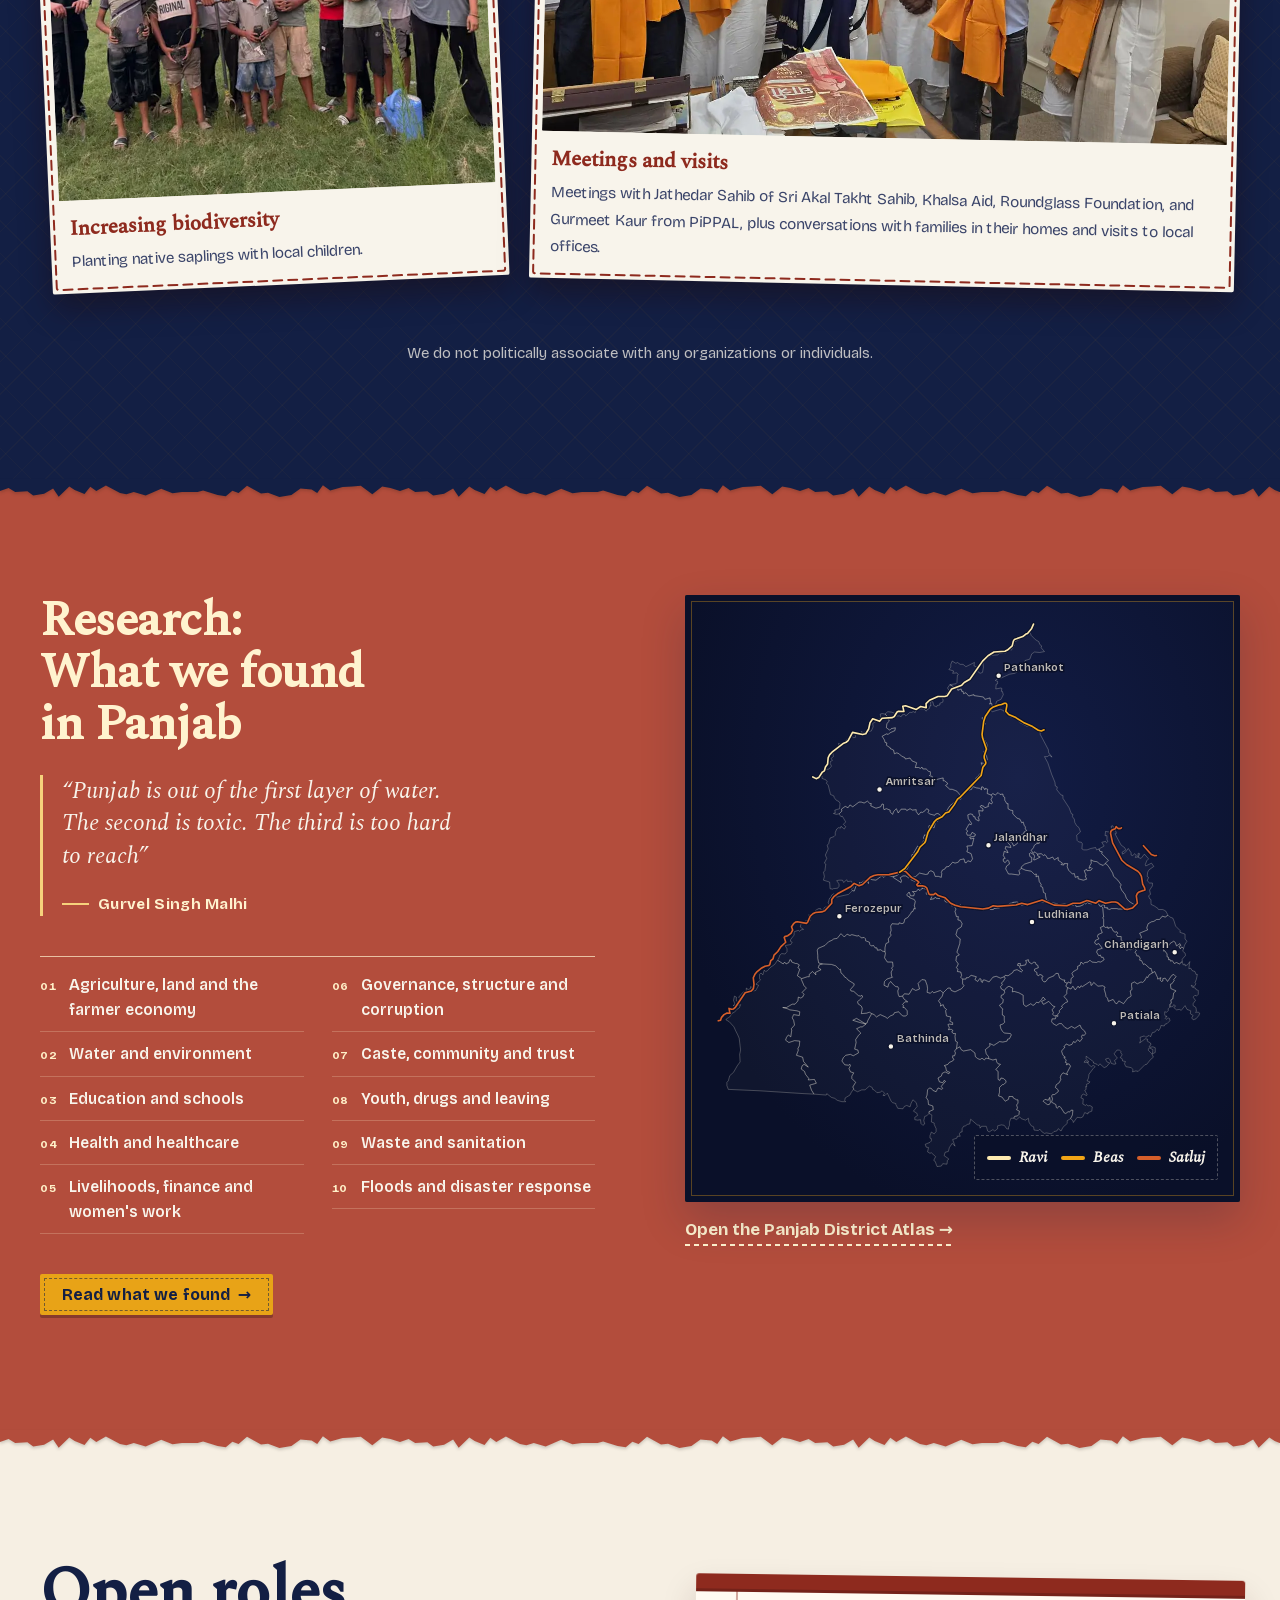
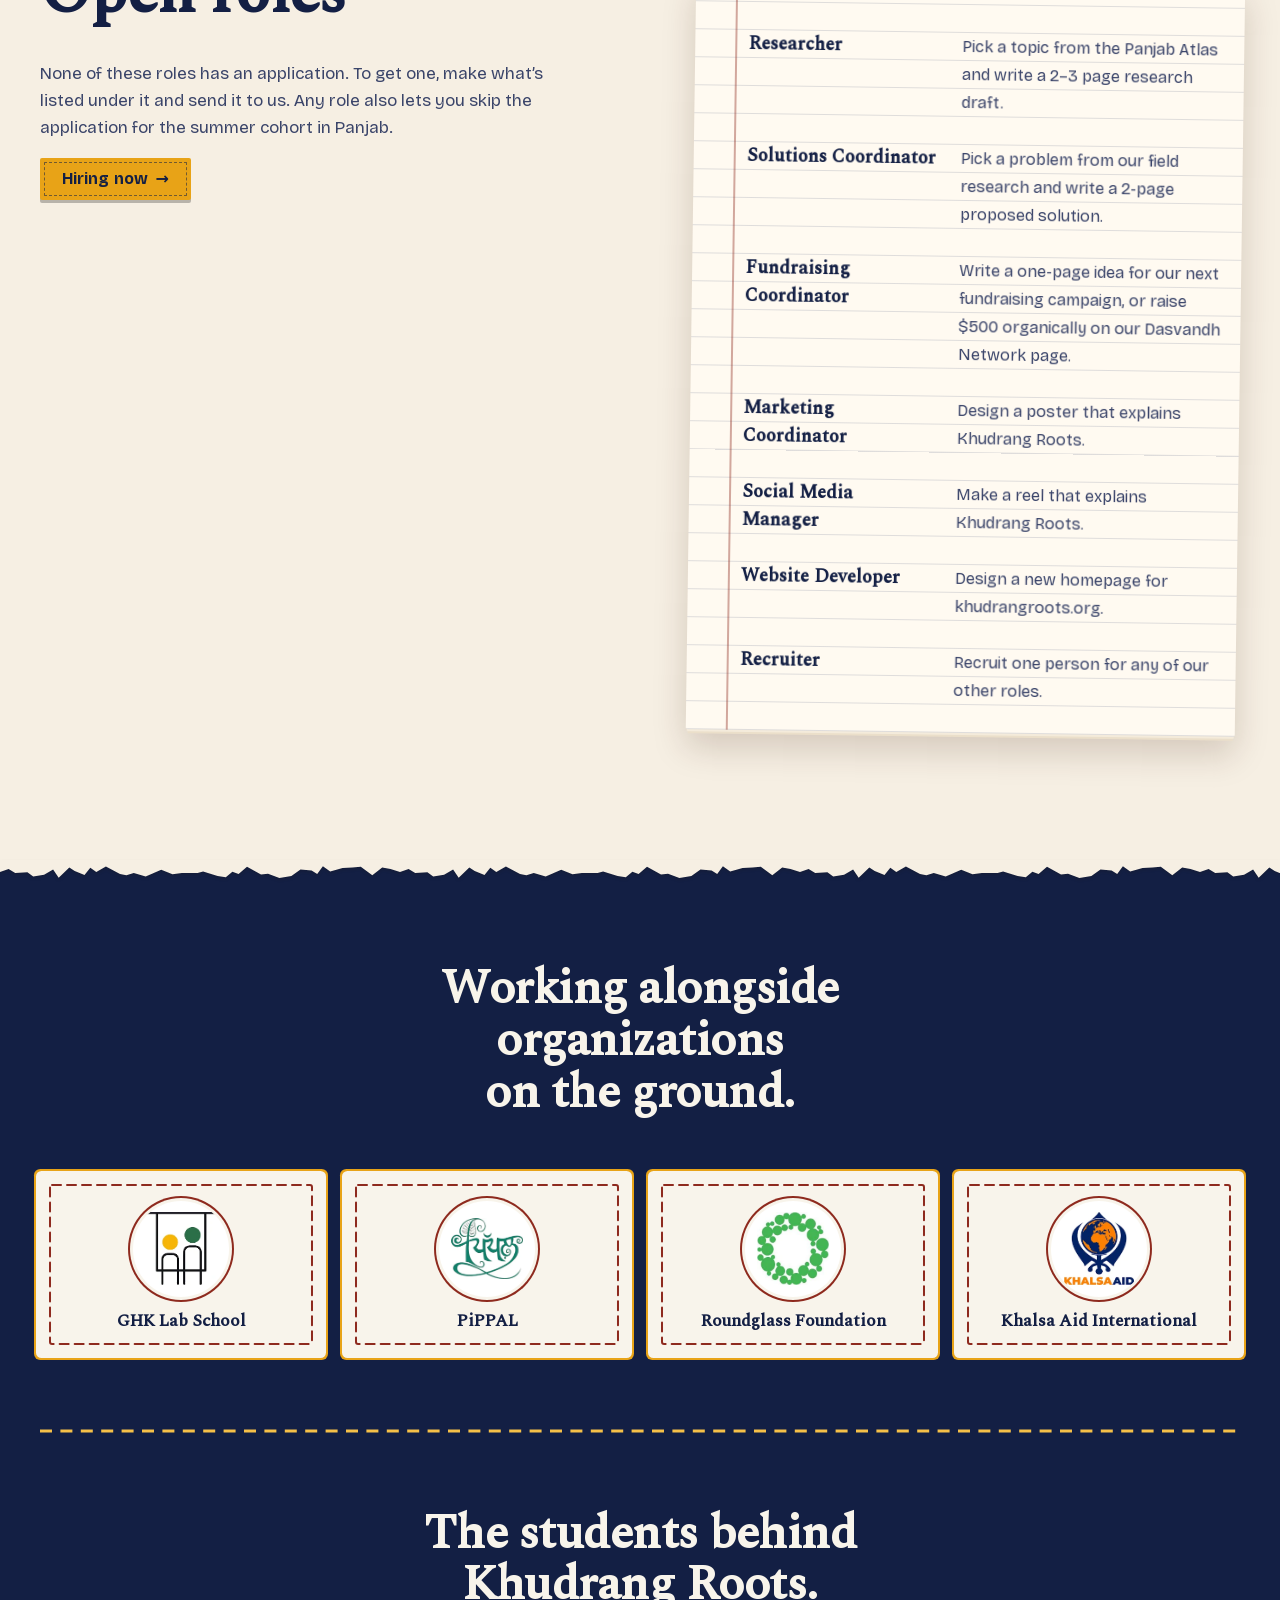
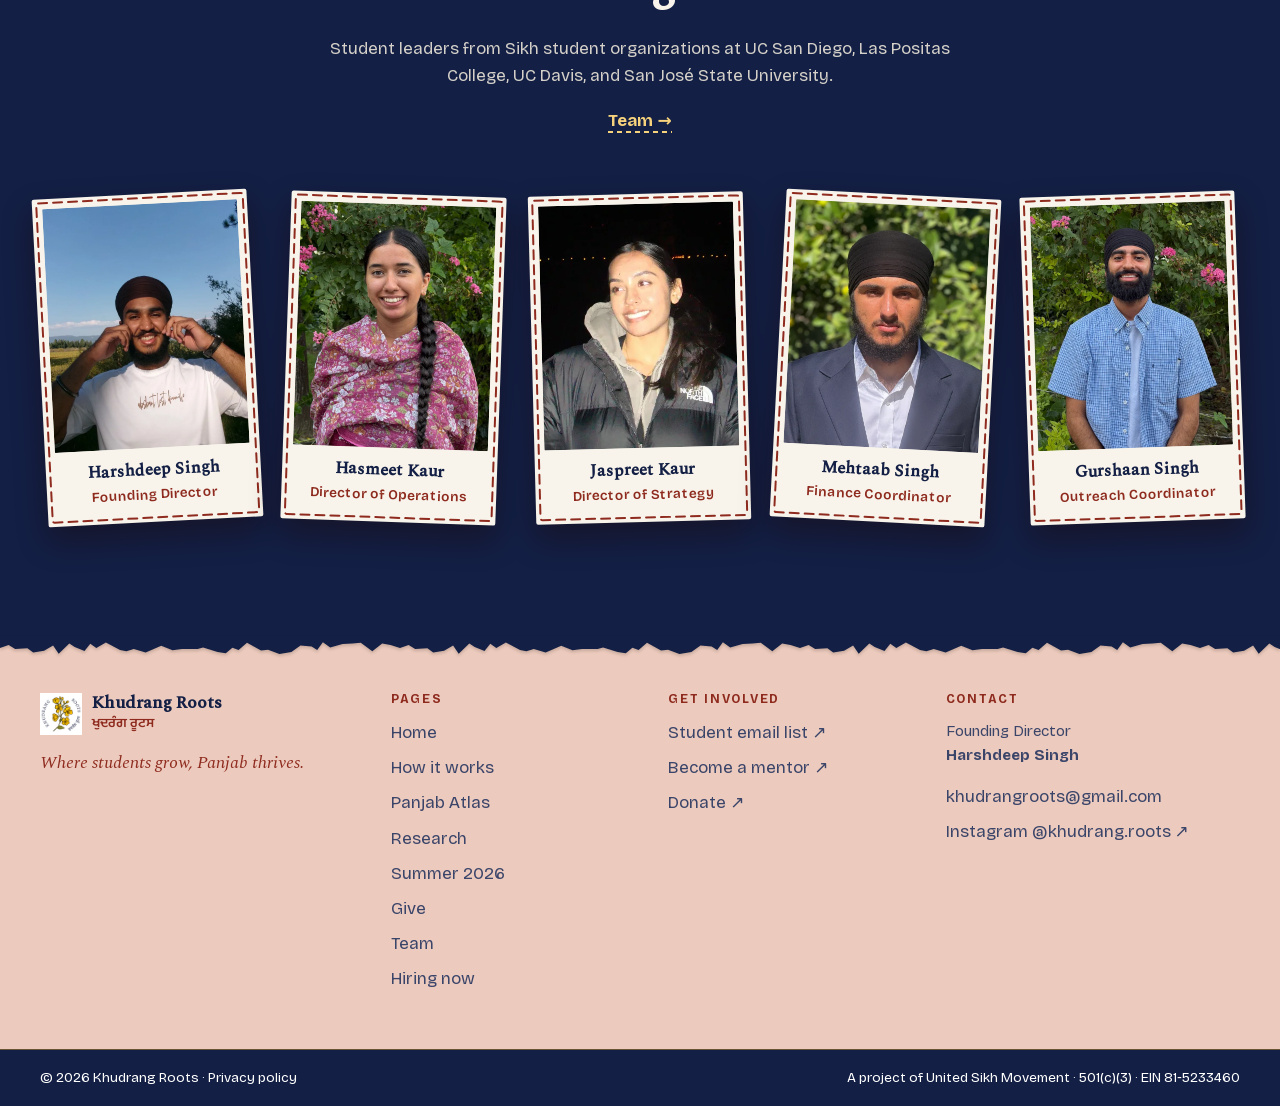
<file: design/directions/final/index.html>
<!doctype html>
<html lang="en" data-art="sarson" data-artcolor="colour" data-cardlines="margin" data-details="open" data-divcolor="indigo" data-divider="torn" data-tornedge="none" data-pahero="image" data-pa="inside" data-photod-pick="riverbank" data-photos="4" data-plaid="off" data-rings="on" data-sevafill="bagh" data-water="off">
<head>
  <meta charset="utf-8">
  <meta name="viewport" content="width=device-width, initial-scale=1">
  <title>Khudrang Roots | Where students grow, Panjab thrives</title>
  <meta name="description" content="Khudrang Roots empowers students to design, fund, and lead meaningful projects that contribute to Panjab's recovery, rooted in seva and built on listening.">
  <meta name="theme-color" content="#131f44">
  <link rel="icon" type="image/png" href="../../../assets/brand/khudrangrootslogo.png">
  <!-- fetch the main fonts first so the page doesn't flash a backup font on load -->
  <link rel="preload" href="../../../assets/fonts/BricolageGrotesque-latin-normal-300-800.woff2" as="font" type="font/woff2" crossorigin>
  <link rel="preload" href="../../../assets/fonts/Spectral-latin-normal-500.woff2" as="font" type="font/woff2" crossorigin>
  <link rel="preload" href="../../../assets/fonts/Spectral-latin-italic-400.woff2" as="font" type="font/woff2" crossorigin>
  <link rel="preload" href="../../../assets/fonts/AnekGurmukhi-gurmukhi-normal-300-800.woff2" as="font" type="font/woff2" crossorigin>
  <link rel="stylesheet" href="../../../assets/fonts/fonts-local.css">
  <link rel="preconnect" href="https://fonts.googleapis.com">
  <link rel="preconnect" href="https://fonts.gstatic.com" crossorigin>
  <link rel="stylesheet" href="https://fonts.googleapis.com/css2?family=Baloo+Paaji+2:wght@600;800&display=swap">
  <link rel="stylesheet" href="https://fonts.googleapis.com/css2?family=Gloock&display=swap">
  <link rel="stylesheet" href="../r5-shared/base.css?v=1795243219">
  <link rel="stylesheet" href="styles.css?v=1795243219">
</head>
<body>
  <!-- GENERATED by r5-shared/build.py (FINAL): edit final/top.html, final/styles.css or r5-shared/partials/, then rebuild. -->
  <!-- All copy on this page is verbatim from khudrangroots.org. -->
  <a class="skip" href="#main">Skip to content</a>

  <header class="hdr" data-hdr>
    <div class="hdr__in">
      <a class="brand" href="https://khudrangroots.org/">
        <img src="../../../assets/brand/khudrangrootslogo.png" alt="" width="42" height="42">
        <span class="brand__name">Khudrang Roots<small lang="pa">ਖੁਦਰੰਗ ਰੂਟਸ</small></span><span class="sr-only">, home</span>
      </a>
      <nav class="hdr__nav" aria-label="Main">
        <a href="https://khudrangroots.org/how-it-works">How it works</a>
        <a href="https://khudrangroots.org/panjab">Panjab Atlas</a>
        <a href="https://khudrangroots.org/research">Research</a>
        <a href="https://khudrangroots.org/summer-2026">Summer 2026</a>
        <a href="https://khudrangroots.org/give">Give</a>
        <a href="https://khudrangroots.org/team">Team</a>
        <a href="https://khudrangroots.org/roles">Hiring now</a>
      </nav>
      <div class="hdr__act">
        <div class="join" data-join>
          <button class="btn btn--silk btn--sm" type="button" aria-expanded="false" aria-controls="join-menu">Join <svg class="join__chev" width="10" height="10" viewBox="0 0 10 10" aria-hidden="true"><path d="M1 3.2 5 7l4-3.8" fill="none" stroke="currentColor" stroke-width="1.6"/></svg></button>
          <ul class="join__menu" id="join-menu" hidden>
            <li><a href="https://forms.gle/gyMBMAHnumfdvktZ9" target="_blank" rel="noopener">Student email list <span aria-hidden="true">↗</span><span class="sr-only">(opens in a new tab)</span></a></li>
            <li><a href="https://forms.gle/hUU9E1j4ZAkahs3p9" target="_blank" rel="noopener">Become a mentor <span aria-hidden="true">↗</span><span class="sr-only">(opens in a new tab)</span></a></li>
          </ul>
        </div>
        <a class="btn btn--madder btn--sm" href="https://dvnetwork.org/projects/khudrang-roots" target="_blank" rel="noopener">Donate <span aria-hidden="true">↗</span></a>
        <button class="burger" type="button" aria-expanded="false" aria-controls="sheet" data-burger><span class="sr-only">Menu</span><i></i><i></i><i></i></button>
      </div>
    </div>
    <nav class="sheet" id="sheet" aria-label="Mobile" data-sheet hidden>
      <a href="https://khudrangroots.org/">Home</a><a href="https://khudrangroots.org/how-it-works">How it works</a><a href="https://khudrangroots.org/panjab">Panjab Atlas</a><a href="https://khudrangroots.org/research">Research</a><a href="https://khudrangroots.org/summer-2026">Summer 2026</a><a href="https://khudrangroots.org/give">Give</a><a href="https://khudrangroots.org/team">Team</a><a href="https://khudrangroots.org/roles">Hiring now</a>
    </nav>
  </header>

  <main id="main">

    <!-- ══════════ HERO: blush field, mustard plants along the bottom, notebook card, four photos ══════════ -->
    <section class="hero" data-tone="light" data-bg="blush" data-hfont="" style="--sec-bg: #eccabd; --f-head: 'Bricolage Grotesque', system-ui, sans-serif;" aria-labelledby="home-title">
      <svg class="hero__art" data-hero-art aria-hidden="true" focusable="false"></svg>
      <div class="hero__in">
        <div class="hero__card" data-stitch>
          <div class="spiral" aria-hidden="true"></div>
          <p class="card__pa" lang="pa" aria-hidden="true">ਖੁਦਰੰਗ ਰੂਟਸ</p>
          <h1 id="home-title">Where students grow, <em>Panjab thrives.</em></h1>
          <p class="lead">Empowering students to design, fund, and lead meaningful projects that contribute to Panjab's recovery, rooted in seva and built on listening. Our network spans more than 29 student groups across United Sikh Movement chapters.</p>
          <div class="actions">
            <a class="btn btn--madder" href="https://dvnetwork.org/projects/khudrang-roots" target="_blank" rel="noopener">Donate <span aria-hidden="true">↗</span></a>
            <a class="btn btn--silk" href="https://forms.gle/gyMBMAHnumfdvktZ9" target="_blank" rel="noopener">Join the student list <span aria-hidden="true">↗</span></a>
            <a class="link" href="https://forms.gle/hUU9E1j4ZAkahs3p9" target="_blank" rel="noopener">Become a mentor&nbsp;<span aria-hidden="true">↗</span></a>
          </div>
          <p class="hero__by">A student-led initiative of United Sikh Movement</p>
        </div>
        <!-- four photos, two each side -->
        <div class="hero__side hero__side--l">
          <figure class="patch hero__photo hero__photo--a" style="--r:-4deg" data-stitch>
            <img src="../../../assets/images/trip/planting-800.webp" alt="A man in yellow gloves holds a long-handled tool in tall grass while boys watch and another man digs, beside a blue watering can." width="800" height="600">
          </figure>
          <figure class="patch hero__photo hero__photo--c" style="--r:3deg" data-stitch>
            <img src="../../../assets/images/trip/paddy-800.webp" alt="A volunteer in a Khalsa Aid high-visibility vest takes a selfie with five men on a dirt path between green rice paddies." width="800" height="600">
          </figure>
        </div>
        <div class="hero__side hero__side--r">
          <figure class="patch hero__photo hero__photo--b" style="--r:3deg" data-stitch>
            <img src="../../../assets/images/trip/students-field-800.webp" alt="About fifty village children and teenagers sit on the grass at a field sponsored by a supporter in America, with four adults standing behind them." width="800" height="600">
          </figure>
          <figure class="patch hero__photo hero__photo--d hero__photo--tall" style="--r:-3deg" data-stitch>
            <img src="../../../assets/images/trip/riverbank-800.webp" alt="A man in a Khalsa Aid high-visibility vest speaks on a stony riverbank, with a wide brown river behind him." width="600" height="800">
          </figure>
        </div>
      </div>
    </section>

    <!-- ══════════ ਸੇਵਾ: the word as the picture ══════════ -->
    <section class="seva" data-tone="dark" data-bg="brick" data-hfont="" style="--sec-bg: #b34d3c; --f-head: 'Gloock', Georgia, serif;" aria-labelledby="mission-title">
      <div class="shell seva__grid">
        <div class="seva__word">
          <span class="seva__big" lang="pa" aria-hidden="true">ਸੇਵਾ</span>
          <p class="gloss"><span lang="pa">ਸੇਵਾ</span> <em>seva</em>: selfless service</p>
        </div>
        <div class="seva__copy">
          <h2 id="mission-title">Rooted in seva. Driven by students.</h2>
          <p>Khudrang Roots is a student-led initiative under the United Sikh Movement, empowering students to design and lead meaningful projects that contribute to Panjab's recovery and long-term growth, while building their own leadership and career skills.</p>
          <p>We bring together Sikh student organizations across campuses to turn creativity, passion, and fundraising into real, lasting impact in Panjab. Every project starts with listening, not imposing.</p>
        </div>
      </div>
    </section>

    <!-- ══════════ HOW IT WORKS: the steps beside three photos ══════════ -->
    <section class="process" data-tone="light" data-bg="cream" style="--sec-bg: #f6efe3;" aria-labelledby="process-title">
      <div class="shell">
        <div class="process__head">
          <h2 id="process-title">From a real problem to a funded project.</h2>
          <p>Students propose projects aligned with their passions. We collaborate, refine, and fully fund the best ideas for implementation in Panjab.</p>
          <a class="link" href="https://khudrangroots.org/how-it-works">See the full process <span aria-hidden="true">→</span></a>
        </div>
        <div class="process__grid">
          <ol class="steps">
            <li class="step">
              <span class="step__n" aria-hidden="true">1</span>
              <div class="step__body">
                <h3>Identify</h3>
                <p class="step__line">Students identify a real issue impacting Panjab.</p>
                <p>A specific problem in healthcare, environment, disaster relief, technology, education, advocacy, or infrastructure that they feel compelled to solve.</p>
                <div class="detail"><ul><li>Individual students</li><li>Student teams</li><li>SSAs and SCFs</li></ul></div>
              </div>
            </li>
            <li class="step">
              <span class="step__n" aria-hidden="true">2</span>
              <div class="step__body">
                <h3>Propose</h3>
                <p class="step__line">Turn that problem into a concrete proposal.</p>
                <p>Community-informed and focused on sustainable impact. We provide guidance to help shape the idea into something actionable and ready to fund.</p>
                <div class="detail"><ul><li>Mission statement</li><li>Research &amp; data</li><li>Problem analysis</li><li>Goals, timeline &amp; budget</li></ul></div>
              </div>
            </li>
            <li class="step">
              <span class="step__n" aria-hidden="true">3</span>
              <div class="step__body">
                <h3>Refine</h3>
                <p class="step__line">Selected teams work with Khudrang Roots and partners.</p>
                <p>Strengthening plans through mentorship, logistics support, budgeting, and direct connections to communities and organizations in Panjab.</p>
                <div class="detail"><ul><li>Implementation plans</li><li>SMART goals</li><li>Sustainability strategies</li><li>Expansion roadmaps</li></ul></div>
              </div>
            </li>
            <li class="step">
              <span class="step__n" aria-hidden="true">4</span>
              <div class="step__body">
                <h3>Review</h3>
                <p class="step__line">Reviewed by the Khudrang Roots committee.</p>
                <p>Approved projects receive full funding and organizational support to bring their initiative to life on the ground in Panjab.</p>
                <div class="detail"><ul><li>Community impact</li><li>Feasibility &amp; sustainability</li><li>Innovation &amp; research quality</li></ul></div>
              </div>
            </li>
            <li class="step">
              <span class="step__n" aria-hidden="true">5</span>
              <div class="step__body">
                <h3>Build</h3>
                <p class="step__line">Teams begin building in Panjab.</p>
                <p>Working alongside partners and communities, staying connected through regular updates and collaboration. Real people, real places, real impact.</p>
                <div class="detail"><ul><li>Fully funded projects in Panjab</li><li>Long-term community impact</li><li>Leaders rooted in seva</li></ul></div>
              </div>
            </li>
          </ol>
          <div class="process__photos">
            <figure class="process__pic process__pic--a patch" style="--r:-1.5deg" data-stitch><img src="../../../assets/images/trip/community-meeting-2-800.webp" alt="Cohort members sit with village women in a home with red curtains, taking notes as the women speak." loading="lazy" width="800" height="600"></figure>
            <figure class="process__pic process__pic--b patch" style="--r:2deg" data-stitch><img src="../../../assets/images/trip/presenting-800.webp" alt="A speaker gestures beside a projected Khudrang Roots slide as students in light blue turbans, seated on the floor, listen." loading="lazy" width="800" height="600"></figure>
            <figure class="process__pic process__pic--c patch" style="--r:-2deg" data-stitch><img src="../../../assets/images/trip/planting-group-800.webp" alt="Volunteers and local boys stand in a field at dusk holding saplings, spades and a watering can, with tall trees behind them." loading="lazy" width="800" height="600"></figure>
          </div>
        </div>
      </div>
    </section>

    <!-- ══════════ SUMMER 2026 (kept exactly) ══════════ -->
    <section class="trip" aria-labelledby="trip-title">
      <div class="shell">
        <div class="trip__head">
          <img class="trip__knot" src="../../../assets/map/panjab-map-knot.svg" alt="" width="60" height="68">
          <p class="kicker kicker--silk">Summer 2026</p>
          <h2 id="trip-title">In August 2026, our first cohort went to Panjab.</h2>
          <p>The trip focused on listening: shadowing organizations, speaking with community leaders, and visiting communities to understand the challenges they face, firsthand.</p>
          <a class="btn btn--silk" href="https://khudrangroots.org/summer-2026">See the trip in photos <span aria-hidden="true">→</span></a>
        </div>
        <ul class="quilt">
          <li class="quilt__item quilt__item--wide">
            <a class="patch patch--card" style="--r:-1.5deg" href="https://khudrangroots.org/summer-2026#trip-photos" data-stitch>
              <img src="../../../assets/images/trip/students-group-1400.webp" alt="Seven people stand in a row, smiling, in front of glass doors covered in handwritten notes." loading="lazy" width="1400" height="1050">
              <span class="patch__label"><b>Youth engagement</b><span>Time with local village youth, and material support for GHK Lab School, where the cohort also helped digitize assessment records.</span></span>
            </a>
          </li>
          <li class="quilt__item">
            <a class="patch patch--card" style="--r:2deg" href="https://khudrangroots.org/summer-2026#trip-photos" data-stitch>
              <img src="../../../assets/images/trip/riverbank-group-800.webp" alt="Five men stand on a sandy riverbank beside piled stones, with more volunteers by the water behind them." loading="lazy" width="800" height="600">
              <span class="patch__label"><b>Working with Khalsa Aid</b><span>The cohort visited Khalsa Aid project sites and met the charity’s trustees.</span></span>
            </a>
          </li>
          <li class="quilt__item">
            <a class="patch patch--card" style="--r:-2.5deg" href="https://khudrangroots.org/summer-2026#trip-photos" data-stitch>
              <img src="../../../assets/images/trip/planting-group-800.webp" alt="Volunteers and local boys stand in a field at dusk holding saplings, spades and a watering can, with tall trees behind them." loading="lazy" width="800" height="600">
              <span class="patch__label"><b>Increasing biodiversity</b><span>Planting native saplings with local children.</span></span>
            </a>
          </li>
          <li class="quilt__item quilt__item--wide">
            <a class="patch patch--card" style="--r:1.2deg" href="https://khudrangroots.org/summer-2026#trip-photos" data-stitch>
              <img src="../../../assets/images/trip/siropas-1400.webp" alt="Seven men stand with hands folded in an office, saffron siropas over their shoulders: the cohort with Jathedar Sahib of Sri Akal Takht Sahib." loading="lazy" width="1400" height="788">
              <span class="patch__label"><b>Meetings and visits</b><span>Meetings with Jathedar Sahib of Sri Akal Takht Sahib, Khalsa Aid, Roundglass Foundation, and Gurmeet Kaur from PiPPAL, plus conversations with families in their homes and visits to local offices.</span></span>
            </a>
          </li>
        </ul>
        <p class="psa">We do not politically associate with any organizations or individuals.</p>
      </div>
    </section>

    <!-- ══════════ RESEARCH: white, short, the gold map with the Atlas link under it ══════════ -->
    <section class="research" aria-labelledby="research-title">
      <div class="shell research__grid">
        <div class="research__text">
          <h2 id="research-title">Research: What we found in Panjab</h2>
          <blockquote class="research__quote">
            <p>Punjab is out of the first layer of water. The second is toxic. The third is too hard to reach</p>
            <cite>Gurvel Singh Malhi</cite>
          </blockquote>
          <ul class="topics">
            <li><a href="https://khudrangroots.org/research#r-01">Agriculture, land and the farmer economy</a></li>
            <li><a href="https://khudrangroots.org/research#r-02">Water and environment</a></li>
            <li><a href="https://khudrangroots.org/research#r-03">Education and schools</a></li>
            <li><a href="https://khudrangroots.org/research#r-04">Health and healthcare</a></li>
            <li><a href="https://khudrangroots.org/research#r-05">Livelihoods, finance and women's work</a></li>
            <li><a href="https://khudrangroots.org/research#r-06">Governance, structure and corruption</a></li>
            <li><a href="https://khudrangroots.org/research#r-07">Caste, community and trust</a></li>
            <li><a href="https://khudrangroots.org/research#r-08">Youth, drugs and leaving</a></li>
            <li><a href="https://khudrangroots.org/research#r-09">Waste and sanitation</a></li>
            <li><a href="https://khudrangroots.org/research#r-10">Floods and disaster response</a></li>
          </ul>
          <a class="btn btn--madder" href="https://khudrangroots.org/research">Read what we found <span aria-hidden="true">→</span></a>
        </div>
        <div class="research__map">
          <figure class="mapbox">
            <div class="map" data-map-el tabindex="0" role="application" aria-roledescription="map" aria-label="Panjab Atlas"></div>
            <figcaption class="key">
              <ul class="key__rivers" aria-label="Ravi, Beas, Satluj">
                <li data-river="Ravi"><i aria-hidden="true"></i>Ravi</li>
                <li data-river="Beas"><i aria-hidden="true"></i>Beas</li>
                <li data-river="Sutlej"><i aria-hidden="true"></i>Satluj</li>
              </ul>
            </figcaption>
          </figure>
          <a class="atlas-link" href="https://khudrangroots.org/panjab">Open the Panjab District Atlas <span aria-hidden="true">→</span></a>
        </div>
      </div>
    </section>

    <!-- ══════════ OPEN ROLES ══════════ -->
    <section class="roles-sec deep" data-tone="light" data-bg="cream" style="--sec-bg: #f6efe3;" id="roles" aria-labelledby="roles-title">
      <div class="shell roles">
        <div class="roles__head">
          <h2 id="roles-title">Open roles</h2>
          <p>None of these roles has an application. To get one, make what’s listed under it and send it to us. Any role also lets you skip the application for the summer cohort in Panjab.</p>
          <a class="btn btn--silk" href="https://khudrangroots.org/roles">Hiring now <span aria-hidden="true">→</span></a>
        </div>
        <ul class="roles__list">
          <li><a href="https://khudrangroots.org/roles#role-researcher"><b>Researcher</b><span>Pick a topic from the Panjab Atlas and write a 2–3 page research draft.</span></a></li>
          <li><a href="https://khudrangroots.org/roles#role-solutions"><b>Solutions Coordinator</b><span>Pick a problem from our field research and write a 2-page proposed solution.</span></a></li>
          <li><a href="https://khudrangroots.org/roles#role-fundraising"><b>Fundraising Coordinator</b><span>Write a one-page idea for our next fundraising campaign, or raise $500 organically on our Dasvandh Network page.</span></a></li>
          <li><a href="https://khudrangroots.org/roles#role-marketing"><b>Marketing Coordinator</b><span>Design a poster that explains Khudrang Roots.</span></a></li>
          <li><a href="https://khudrangroots.org/roles#role-social"><b>Social Media Manager</b><span>Make a reel that explains Khudrang Roots.</span></a></li>
          <li><a href="https://khudrangroots.org/roles#role-web"><b>Website Developer</b><span>Design a new homepage for khudrangroots.org.</span></a></li>
          <li><a href="https://khudrangroots.org/roles#role-recruiter"><b>Recruiter</b><span>Recruit one person for any of our other roles.</span></a></li>
        </ul>
      </div>
    </section>

    <!-- ══════════ PARTNERS + TEAM (kept) ══════════ -->
    <section class="partners" data-tone="dark" data-bg="indigo" style="--sec-bg: #131f44;" aria-labelledby="partners-title">
      <div class="shell">
        <h2 class="center" id="partners-title">Working alongside organizations on the ground.</h2>
        <ul class="partners__list">
          <li><a class="medallion" href="https://www.ghklabschool.com/" target="_blank" rel="noopener" data-stitch><span class="medallion__logo"><img src="../../../assets/images/partner-logos/logo-ghk.webp" alt="" loading="lazy"></span>GHK Lab School</a></li>
          <li><a class="medallion" href="https://pippal.org/" target="_blank" rel="noopener" data-stitch><span class="medallion__logo"><img src="../../../assets/images/partner-logos/logo-pippal.webp" alt="" loading="lazy"></span>PiPPAL</a></li>
          <li><a class="medallion" href="https://roundglassfoundation.org/" target="_blank" rel="noopener" data-stitch><span class="medallion__logo"><img src="../../../assets/images/partner-logos/logo-roundglass.webp" alt="" loading="lazy"></span>Roundglass Foundation</a></li>
          <li><a class="medallion" href="https://khalsaaid.org/" target="_blank" rel="noopener" data-stitch><span class="medallion__logo"><img src="../../../assets/images/partner-logos/logo-khalsa-aid.webp" alt="" loading="lazy"></span>Khalsa Aid International</a></li>
        </ul>
      </div>
    </section>

    <div class="runner shell" data-tone="dark" data-bg="indigo" style="--sec-bg: #131f44;" aria-hidden="true"><svg viewBox="0 0 1000 10" preserveAspectRatio="none" focusable="false"><path d="M0 5H1000" data-sew-line/></svg></div>

    <section class="team" data-tone="dark" data-bg="indigo" style="--sec-bg: #131f44;" aria-labelledby="team-title">
      <div class="shell">
        <div class="team__head">
          <h2 id="team-title">The students behind Khudrang Roots.</h2>
          <p>Student leaders from Sikh student organizations at UC San Diego, Las Positas College, UC Davis, and San José State University.</p>
          <a class="link" href="https://khudrangroots.org/team">Team <span aria-hidden="true">→</span></a>
        </div>
        <ul class="people">
          <li><figure class="patch person" style="--r:-3deg" data-stitch><img src="../../../assets/images/team/team-harshdeep.webp" alt="" loading="lazy" width="640" height="800"><figcaption><b>Harshdeep Singh</b><span>Founding Director</span></figcaption></figure></li>
          <li><figure class="patch person" style="--r:2deg" data-stitch><img src="../../../assets/images/team/team-hasmeet.webp" alt="" loading="lazy" width="640" height="800"><figcaption><b>Hasmeet Kaur</b><span>Director of Operations</span></figcaption></figure></li>
          <li><figure class="patch person" style="--r:-1.5deg" data-stitch><img src="../../../assets/images/team/team-jaspreet.webp" alt="" loading="lazy" width="360" height="450"><figcaption><b>Jaspreet Kaur</b><span>Director of Strategy</span></figcaption></figure></li>
          <li><figure class="patch person" style="--r:3deg" data-stitch><img src="../../../assets/images/team/team-mehtaab.webp" alt="" loading="lazy" width="640" height="800"><figcaption><b>Mehtaab Singh</b><span>Finance Coordinator</span></figcaption></figure></li>
          <li><figure class="patch person" style="--r:-2deg" data-stitch><img src="../../../assets/images/team/team-gurshaan.webp" alt="" loading="lazy" width="640" height="800"><figcaption><b>Gurshaan Singh</b><span>Outreach Coordinator</span></figcaption></figure></li>
        </ul>
      </div>
    </section>

  </main>

  <footer class="ftr" data-tone="light" data-bg="blush" style="--sec-bg: #eccabd;">
    <div class="shell">
      <div class="ftr__grid">
        <div>
          <a class="brand" href="https://khudrangroots.org/"><img src="../../../assets/brand/khudrangrootslogo.png" alt="" width="42" height="42"><span class="brand__name">Khudrang Roots<small lang="pa">ਖੁਦਰੰਗ ਰੂਟਸ</small></span></a>
          <p class="tagline">Where students grow, Panjab thrives.</p>
        </div>
        <div><h2 class="ftr__h">Pages</h2><ul><li><a href="https://khudrangroots.org/">Home</a></li><li><a href="https://khudrangroots.org/how-it-works">How it works</a></li><li><a href="https://khudrangroots.org/panjab">Panjab Atlas</a></li><li><a href="https://khudrangroots.org/research">Research</a></li><li><a href="https://khudrangroots.org/summer-2026">Summer 2026</a></li><li><a href="https://khudrangroots.org/give">Give</a></li><li><a href="https://khudrangroots.org/team">Team</a></li><li><a href="https://khudrangroots.org/roles">Hiring now</a></li></ul></div>
        <div><h2 class="ftr__h">Get involved</h2><ul><li><a href="https://forms.gle/gyMBMAHnumfdvktZ9" target="_blank" rel="noopener">Student email list ↗</a></li><li><a href="https://forms.gle/hUU9E1j4ZAkahs3p9" target="_blank" rel="noopener">Become a mentor ↗</a></li><li><a href="https://dvnetwork.org/projects/khudrang-roots" target="_blank" rel="noopener">Donate ↗</a></li></ul></div>
        <div><h2 class="ftr__h">Contact</h2><p class="ftr__small">Founding Director<br><b>Harshdeep Singh</b></p><ul><li><a href="mailto:khudrangroots@gmail.com">khudrangroots@gmail.com</a></li><li><a href="https://www.instagram.com/khudrang.roots/" target="_blank" rel="noopener">Instagram @khudrang.roots ↗</a></li></ul></div>
      </div>
    </div>
    <div class="ftr__legal"><div class="shell"><span>© 2026 Khudrang Roots · <a href="https://khudrangroots.org/privacy">Privacy policy</a></span><span>A project of United Sikh Movement · 501(c)(3) · EIN 81‑5233460</span></div></div>
  </footer>

  <script src="../r5-shared/base.js?v=1795243219"></script>
  <script src="main.js?v=1795243219"></script>
</body>
</html>
</file>
<file: assets/fonts/fonts-local.css>
/* gurmukhi */
@font-face {
  font-family: 'Anek Gurmukhi';
  font-style: normal;
  font-weight: 300 800;
  font-stretch: 75% 125%;
  font-display: swap;
  src: url(AnekGurmukhi-gurmukhi-normal-300-800.woff2) format('woff2');
  unicode-range: U+0951-0952, U+0964-0965, U+0A01-0A76, U+200C-200D, U+20B9, U+25CC, U+262C, U+A830-A839;
}
/* latin-ext */
@font-face {
  font-family: 'Anek Gurmukhi';
  font-style: normal;
  font-weight: 300 800;
  font-stretch: 75% 125%;
  font-display: swap;
  src: url(AnekGurmukhi-latin-ext-normal-300-800.woff2) format('woff2');
  unicode-range: U+0100-02BA, U+02BD-02C5, U+02C7-02CC, U+02CE-02D7, U+02DD-02FF, U+0304, U+0308, U+0329, U+1D00-1DBF, U+1E00-1E9F, U+1EF2-1EFF, U+2020, U+20A0-20AB, U+20AD-20C4, U+2113, U+2C60-2C7F, U+A720-A7FF;
}
/* latin */
@font-face {
  font-family: 'Anek Gurmukhi';
  font-style: normal;
  font-weight: 300 800;
  font-stretch: 75% 125%;
  font-display: swap;
  src: url(AnekGurmukhi-latin-normal-300-800.woff2) format('woff2');
  unicode-range: U+0000-00FF, U+0131, U+0152-0153, U+02BB-02BC, U+02C6, U+02DA, U+02DC, U+0304, U+0308, U+0329, U+2000-206F, U+20AC, U+2122, U+2191, U+2193, U+2212, U+2215, U+FEFF, U+FFFD;
}
/* vietnamese */
@font-face {
  font-family: 'Bricolage Grotesque';
  font-style: normal;
  font-weight: 300 800;
  font-stretch: 75% 100%;
  font-display: swap;
  src: url(https://fonts.gstatic.com/s/bricolagegrotesque/v9/3y996as8bTXq_nANBjzKo3IeZx8z6up5L-eNGfyOPPtQPw.woff2) format('woff2');
  unicode-range: U+0102-0103, U+0110-0111, U+0128-0129, U+0168-0169, U+01A0-01A1, U+01AF-01B0, U+0300-0301, U+0303-0304, U+0308-0309, U+0323, U+0329, U+1EA0-1EF9, U+20AB;
}
/* latin-ext */
@font-face {
  font-family: 'Bricolage Grotesque';
  font-style: normal;
  font-weight: 300 800;
  font-stretch: 75% 100%;
  font-display: swap;
  src: url(BricolageGrotesque-latin-ext-normal-300-800.woff2) format('woff2');
  unicode-range: U+0100-02BA, U+02BD-02C5, U+02C7-02CC, U+02CE-02D7, U+02DD-02FF, U+0304, U+0308, U+0329, U+1D00-1DBF, U+1E00-1E9F, U+1EF2-1EFF, U+2020, U+20A0-20AB, U+20AD-20C4, U+2113, U+2C60-2C7F, U+A720-A7FF;
}
/* latin */
@font-face {
  font-family: 'Bricolage Grotesque';
  font-style: normal;
  font-weight: 300 800;
  font-stretch: 75% 100%;
  font-display: swap;
  src: url(BricolageGrotesque-latin-normal-300-800.woff2) format('woff2');
  unicode-range: U+0000-00FF, U+0131, U+0152-0153, U+02BB-02BC, U+02C6, U+02DA, U+02DC, U+0304, U+0308, U+0329, U+2000-206F, U+20AC, U+2122, U+2191, U+2193, U+2212, U+2215, U+FEFF, U+FFFD;
}
/* cyrillic-ext */
@font-face {
  font-family: 'Spectral';
  font-style: italic;
  font-weight: 400;
  font-display: swap;
  src: url(https://fonts.gstatic.com/s/spectral/v15/rnCt-xNNww_2s0amA9M8onfmTNmnUHowCw.woff2) format('woff2');
  unicode-range: U+0460-052F, U+1C80-1C8A, U+20B4, U+2DE0-2DFF, U+A640-A69F, U+FE2E-FE2F;
}
/* cyrillic */
@font-face {
  font-family: 'Spectral';
  font-style: italic;
  font-weight: 400;
  font-display: swap;
  src: url(https://fonts.gstatic.com/s/spectral/v15/rnCt-xNNww_2s0amA9M8on7mTNmnUHowCw.woff2) format('woff2');
  unicode-range: U+0301, U+0400-045F, U+0490-0491, U+04B0-04B1, U+2116;
}
/* vietnamese */
@font-face {
  font-family: 'Spectral';
  font-style: italic;
  font-weight: 400;
  font-display: swap;
  src: url(https://fonts.gstatic.com/s/spectral/v15/rnCt-xNNww_2s0amA9M8onXmTNmnUHowCw.woff2) format('woff2');
  unicode-range: U+0102-0103, U+0110-0111, U+0128-0129, U+0168-0169, U+01A0-01A1, U+01AF-01B0, U+0300-0301, U+0303-0304, U+0308-0309, U+0323, U+0329, U+1EA0-1EF9, U+20AB;
}
/* latin-ext */
@font-face {
  font-family: 'Spectral';
  font-style: italic;
  font-weight: 400;
  font-display: swap;
  src: url(Spectral-latin-ext-italic-400.woff2) format('woff2');
  unicode-range: U+0100-02BA, U+02BD-02C5, U+02C7-02CC, U+02CE-02D7, U+02DD-02FF, U+0304, U+0308, U+0329, U+1D00-1DBF, U+1E00-1E9F, U+1EF2-1EFF, U+2020, U+20A0-20AB, U+20AD-20C4, U+2113, U+2C60-2C7F, U+A720-A7FF;
}
/* latin */
@font-face {
  font-family: 'Spectral';
  font-style: italic;
  font-weight: 400;
  font-display: swap;
  src: url(Spectral-latin-italic-400.woff2) format('woff2');
  unicode-range: U+0000-00FF, U+0131, U+0152-0153, U+02BB-02BC, U+02C6, U+02DA, U+02DC, U+0304, U+0308, U+0329, U+2000-206F, U+20AC, U+2122, U+2191, U+2193, U+2212, U+2215, U+FEFF, U+FFFD;
}
/* cyrillic-ext */
@font-face {
  font-family: 'Spectral';
  font-style: normal;
  font-weight: 400;
  font-display: swap;
  src: url(https://fonts.gstatic.com/s/spectral/v15/rnCr-xNNww_2s0amA9M0knjsS_ulYHs.woff2) format('woff2');
  unicode-range: U+0460-052F, U+1C80-1C8A, U+20B4, U+2DE0-2DFF, U+A640-A69F, U+FE2E-FE2F;
}
/* cyrillic */
@font-face {
  font-family: 'Spectral';
  font-style: normal;
  font-weight: 400;
  font-display: swap;
  src: url(https://fonts.gstatic.com/s/spectral/v15/rnCr-xNNww_2s0amA9M9knjsS_ulYHs.woff2) format('woff2');
  unicode-range: U+0301, U+0400-045F, U+0490-0491, U+04B0-04B1, U+2116;
}
/* vietnamese */
@font-face {
  font-family: 'Spectral';
  font-style: normal;
  font-weight: 400;
  font-display: swap;
  src: url(https://fonts.gstatic.com/s/spectral/v15/rnCr-xNNww_2s0amA9M2knjsS_ulYHs.woff2) format('woff2');
  unicode-range: U+0102-0103, U+0110-0111, U+0128-0129, U+0168-0169, U+01A0-01A1, U+01AF-01B0, U+0300-0301, U+0303-0304, U+0308-0309, U+0323, U+0329, U+1EA0-1EF9, U+20AB;
}
/* latin-ext */
@font-face {
  font-family: 'Spectral';
  font-style: normal;
  font-weight: 400;
  font-display: swap;
  src: url(Spectral-latin-ext-normal-400.woff2) format('woff2');
  unicode-range: U+0100-02BA, U+02BD-02C5, U+02C7-02CC, U+02CE-02D7, U+02DD-02FF, U+0304, U+0308, U+0329, U+1D00-1DBF, U+1E00-1E9F, U+1EF2-1EFF, U+2020, U+20A0-20AB, U+20AD-20C4, U+2113, U+2C60-2C7F, U+A720-A7FF;
}
/* latin */
@font-face {
  font-family: 'Spectral';
  font-style: normal;
  font-weight: 400;
  font-display: swap;
  src: url(Spectral-latin-normal-400.woff2) format('woff2');
  unicode-range: U+0000-00FF, U+0131, U+0152-0153, U+02BB-02BC, U+02C6, U+02DA, U+02DC, U+0304, U+0308, U+0329, U+2000-206F, U+20AC, U+2122, U+2191, U+2193, U+2212, U+2215, U+FEFF, U+FFFD;
}
/* cyrillic-ext */
@font-face {
  font-family: 'Spectral';
  font-style: normal;
  font-weight: 500;
  font-display: swap;
  src: url(https://fonts.gstatic.com/s/spectral/v15/rnCs-xNNww_2s0amA9vKsW3MafaPWnIIMrY.woff2) format('woff2');
  unicode-range: U+0460-052F, U+1C80-1C8A, U+20B4, U+2DE0-2DFF, U+A640-A69F, U+FE2E-FE2F;
}
/* cyrillic */
@font-face {
  font-family: 'Spectral';
  font-style: normal;
  font-weight: 500;
  font-display: swap;
  src: url(https://fonts.gstatic.com/s/spectral/v15/rnCs-xNNww_2s0amA9vKsW3FafaPWnIIMrY.woff2) format('woff2');
  unicode-range: U+0301, U+0400-045F, U+0490-0491, U+04B0-04B1, U+2116;
}
/* vietnamese */
@font-face {
  font-family: 'Spectral';
  font-style: normal;
  font-weight: 500;
  font-display: swap;
  src: url(https://fonts.gstatic.com/s/spectral/v15/rnCs-xNNww_2s0amA9vKsW3OafaPWnIIMrY.woff2) format('woff2');
  unicode-range: U+0102-0103, U+0110-0111, U+0128-0129, U+0168-0169, U+01A0-01A1, U+01AF-01B0, U+0300-0301, U+0303-0304, U+0308-0309, U+0323, U+0329, U+1EA0-1EF9, U+20AB;
}
/* latin-ext */
@font-face {
  font-family: 'Spectral';
  font-style: normal;
  font-weight: 500;
  font-display: swap;
  src: url(Spectral-latin-ext-normal-500.woff2) format('woff2');
  unicode-range: U+0100-02BA, U+02BD-02C5, U+02C7-02CC, U+02CE-02D7, U+02DD-02FF, U+0304, U+0308, U+0329, U+1D00-1DBF, U+1E00-1E9F, U+1EF2-1EFF, U+2020, U+20A0-20AB, U+20AD-20C4, U+2113, U+2C60-2C7F, U+A720-A7FF;
}
/* latin */
@font-face {
  font-family: 'Spectral';
  font-style: normal;
  font-weight: 500;
  font-display: swap;
  src: url(Spectral-latin-normal-500.woff2) format('woff2');
  unicode-range: U+0000-00FF, U+0131, U+0152-0153, U+02BB-02BC, U+02C6, U+02DA, U+02DC, U+0304, U+0308, U+0329, U+2000-206F, U+20AC, U+2122, U+2191, U+2193, U+2212, U+2215, U+FEFF, U+FFFD;
}
</file>
<file: design/directions/r5-shared/base.css>
/* ═══════════ Round 5 · shared base ═══════════
   Everything the three Round 5 drafts (16, 17, 18) share: the indigo bar, buttons, the
   sections you kept (Summer 2026, open roles, partners, team), the new white Research
   section with the gold map, and the footer. Each draft's own styles.css only styles its
   hero, ਸੇਵਾ section and steps.

   ── TWEAK ME ── */
:root {
  --cotton: #efe9dc;
  --cotton-hi: #f8f4eb;
  --paper: #fdfbf6;          /* the white of the Research section */
  --indigo: #1b2a57;
  --indigo-deep: #131f44;
  --night: #0a1029;
  --madder: #8e2a1e;
  --madder-deep: #6a1d14;
  --silk: #e8a317;
  --silk-lit: #f5c048;
  --silk-shade: #bf800e;
  --sarson: #f2c230;         /* mustard-field yellow, used as a solid field in some drafts */
  --ink: #131f44;
  --ink-soft: #3b456a;
  --water-gold: #f5c048;
  --water-glow: #ffe2a0;
  --f-ui: 'Bricolage Grotesque', system-ui, sans-serif;
  --f-serif: 'Spectral', Georgia, serif;
  --f-pa: 'Baloo Paaji 2', 'Anek Gurmukhi', sans-serif;
  --shell: min(1200px, 100% - 32px);
  --rad: 2px;
  --sec-pad: clamp(64px, 9vw, 128px);
}

*, *::before, *::after { box-sizing: border-box; }
html { scroll-behavior: smooth; -webkit-text-size-adjust: 100%; }
body { margin: 0; position: relative; background: var(--cotton-hi); color: var(--ink); font: 400 1.0625rem/1.6 var(--f-ui); overflow-x: hidden; }
::selection { background: var(--silk-lit); color: var(--indigo-deep); }
img { max-width: 100%; display: block; }
a { color: inherit; text-underline-offset: 4px; }
h1, h2, h3 { font-family: var(--f-serif); font-weight: 700; line-height: 1.08; margin: 0 0 .5em; letter-spacing: -.01em; text-wrap: balance; }
h2 { font-size: clamp(1.9rem, 4vw, 3rem); }
h3 { font-size: clamp(1.25rem, 2vw, 1.5rem); }
p { margin: 0 0 1em; }
ul, ol { margin: 0; padding: 0; list-style: none; }
[lang="pa"] { font-family: var(--f-pa); }
.shell { width: var(--shell); margin-inline: auto; }
.center { text-align: center; }
.sr-only { position: absolute; width: 1px; height: 1px; overflow: hidden; clip: rect(0 0 0 0); white-space: nowrap; }
.skip { position: absolute; left: 16px; top: -60px; z-index: 100; background: var(--silk); color: var(--ink); padding: 10px 16px; border-radius: var(--rad); font-weight: 700; }
.skip:focus { top: 12px; }
:focus-visible { outline: 3px solid var(--silk-lit); outline-offset: 3px; border-radius: var(--rad); }

/* ─── buttons & links ─── */
.btn {
  --bg: var(--madder); --fg: var(--cotton-hi);
  position: relative; display: inline-flex; align-items: center; gap: .45em;
  padding: .8em 1.35em; border-radius: var(--rad);
  background: var(--bg); color: var(--fg);
  font: 700 1rem/1 var(--f-ui); text-decoration: none; letter-spacing: .01em;
  transition: transform .2s, box-shadow .2s, background-color .2s;
  box-shadow: 0 3px 0 rgba(0,0,0,.25);
}
.btn::after { /* running stitch inside the button */
  content: ""; position: absolute; inset: 4px; border: 1.5px dashed currentColor; border-radius: 1px; opacity: .55; pointer-events: none;
  transition: inset .2s, opacity .2s;
}
.btn:hover { transform: translateY(-2px); box-shadow: 0 5px 0 rgba(0,0,0,.25); }
.btn:hover::after { inset: 3px; opacity: .9; }
.btn:active { transform: translateY(1px); box-shadow: 0 1px 0 rgba(0,0,0,.25); }
.btn--madder { --bg: var(--madder); }
.btn--madder:hover { --bg: #a33424; }
.btn--silk { --bg: var(--silk); --fg: var(--indigo-deep); }
.btn--silk:hover { --bg: var(--silk-lit); }
.btn--indigo { --bg: var(--indigo); }
.btn--indigo:hover { --bg: #26397a; }
.btn--sm { padding: .6em 1em; font-size: .9rem; }
.btn--lg { padding: 1em 1.7em; font-size: 1.125rem; }
.link {
  font-weight: 700; text-decoration: none; color: var(--madder);
  background: linear-gradient(90deg, currentColor 60%, transparent 0) 0 100% / 9px 1.5px repeat-x;
  padding-bottom: 2px; transition: background-size .2s, color .2s;
}
.link:hover { background-size: 9px 2.5px; color: var(--madder-deep); }
.link--light { color: var(--silk-lit); }
.link--light:hover { color: #ffe1a0; }
.actions { display: flex; flex-wrap: wrap; align-items: center; gap: 14px 20px; margin-top: 1.4em; }
.kicker { font: 700 .8rem/1.3 var(--f-ui); letter-spacing: .14em; text-transform: uppercase; color: var(--madder); margin-bottom: 1em; }
.kicker--silk { color: var(--silk-lit); }
.label { font: 700 .78rem/1.2 var(--f-ui); letter-spacing: .14em; text-transform: uppercase; color: var(--madder); margin-bottom: .6em; }
/* ─── stitched frames (SVG injected by main.js) ─── */
[data-stitch] { position: relative; }
.stitch-svg { position: absolute; inset: 0; width: 100%; height: 100%; pointer-events: none; overflow: visible; z-index: 2; }
.stitch-svg .st { fill: none; stroke: var(--stitch, var(--madder)); stroke-width: 2; stroke-dasharray: 9 6; stroke-linecap: round; }
.stitch-svg .st2 { stroke-width: 1.2; stroke-dasharray: 3 5; opacity: .7; }
.stitch-svg .mk { fill: none; stroke: #fff; stroke-width: 14; stroke-dasharray: 1 1; stroke-dashoffset: 1; transition: stroke-dashoffset 2s cubic-bezier(.5,.1,.3,1); }
.is-sewn > .stitch-svg .mk { stroke-dashoffset: 0; }

/* ─── photo patches ─── */
.patch {
  --stitch: var(--madder);
  margin: 0; padding: 10px; background: var(--cotton-hi); border-radius: var(--rad);
  transform: rotate(var(--r, 0deg));
  box-shadow: 0 14px 30px rgba(30,6,2,.38);
  transition: transform .35s cubic-bezier(.22,1,.36,1), box-shadow .35s;
}
.patch img { width: 100%; height: 100%; object-fit: cover; border-radius: 1px; }
.patch::before, .patch::after { /* cross-stitch tacks */
  content: "✕"; position: absolute; z-index: 3; font: 700 13px/1 var(--f-ui); color: var(--madder);
}
.patch::before { top: 1px; left: 3px; }
.patch::after { bottom: 1px; right: 3px; }

/* ─── header ─── */
.hdr {
  position: sticky; top: 0; z-index: 50; color: var(--cotton-hi);
  background: var(--indigo-deep);
  box-shadow: inset 0 -1px 0 rgba(232,163,23,.4), 0 6px 18px rgba(5,8,20,.3);
}
.hdr::after { /* a single cotton running stitch along the hem */
  content: ""; position: absolute; left: 0; right: 0; bottom: 5px; height: 1px; pointer-events: none;
  background: linear-gradient(90deg, rgba(239,233,220,.45) 55%, transparent 0) 0 0 / 11px 1px repeat-x;
}
.hdr__in { width: var(--shell); margin-inline: auto; display: flex; align-items: center; gap: 20px; min-height: 68px; }
.brand { display: flex; align-items: center; gap: 10px; text-decoration: none; flex-shrink: 0; }
.brand img { width: 42px; height: 42px; }
.brand__name { display: flex; flex-direction: column; font: 700 1.1rem/1 var(--f-serif); }
.brand__name small { font: 600 .85rem/1.3 var(--f-pa); color: var(--silk-lit); margin-top: 3px; }
.hdr__nav { display: flex; gap: 4px; margin-left: auto; }
.hdr__nav a { text-decoration: none; padding: 8px 10px; font-size: .92rem; font-weight: 600; border-radius: var(--rad); position: relative; }
.hdr__nav a::after { content: ""; position: absolute; left: 10px; right: 10px; bottom: 3px; height: 2px; background: linear-gradient(90deg, var(--silk) 60%, transparent 0) 0 0/8px 2px repeat-x; transform: scaleX(0); transform-origin: left; transition: transform .3s; }
.hdr__nav a:hover::after, .hdr__nav a:focus-visible::after { transform: scaleX(1); }
.hdr__nav a { color: #f3ecdf; }
.hdr__nav a:hover { color: var(--silk-lit); background: rgba(232,163,23,.12); }
.hdr__act { display: flex; gap: 10px; align-items: center; }
/* Join dropdown */
.join { position: relative; }
.join > .btn { cursor: pointer; border: 0; }
.join__chev { transition: transform .2s; }
.join > .btn[aria-expanded="true"] .join__chev { transform: rotate(180deg); }
.join__menu { position: absolute; right: 0; top: calc(100% + 10px); z-index: 60; min-width: 220px; margin: 0; padding: 6px; list-style: none;
  background: var(--cotton-hi); border: 1.5px solid var(--indigo-deep); border-radius: var(--rad); box-shadow: 0 12px 30px rgba(10,16,41,.3); }
.join__menu a { display: flex; justify-content: space-between; gap: 12px; padding: 10px 12px; border-radius: 2px; color: var(--indigo-deep); font: 600 .95rem/1.2 var(--f-ui); text-decoration: none; }
.join__menu a:hover, .join__menu a:focus-visible { background: rgba(232,163,23,.18); color: var(--madder); }
@media (max-width: 560px) { .join__menu { right: auto; left: 0; } } /* on phones the Join button sits near the left, so open the menu rightward */
.burger { display: none; width: 44px; height: 44px; border: 1.5px solid rgba(232,163,23,.5); background: transparent; border-radius: var(--rad); cursor: pointer; padding: 11px 10px; flex-direction: column; justify-content: space-between; }
.burger i { display: block; height: 2px; background: var(--cotton-hi); transition: transform .25s, opacity .25s; }
.burger[aria-expanded="true"] i:nth-of-type(1) { transform: translateY(8px) rotate(45deg); }
.burger[aria-expanded="true"] i:nth-of-type(2) { opacity: 0; }
.burger[aria-expanded="true"] i:nth-of-type(3) { transform: translateY(-8px) rotate(-45deg); }
.sheet { background: var(--indigo-deep); padding: 8px 16px 20px; display: grid; }
.sheet[hidden] { display: none; }
.sheet a { padding: 12px 4px; text-decoration: none; font: 600 1.15rem var(--f-serif); border-bottom: 1px solid rgba(232,163,23,.25); }
.sheet a:hover { color: var(--silk-lit); }

/* ═══════════ step details (closed by default; OPTION: details = open) ═══════════ */
.detail { margin-top: .8em; }
.detail summary { cursor: pointer; list-style: none; display: inline-flex; align-items: center; gap: .5em; font: 700 .8rem/1.2 var(--f-ui); letter-spacing: .1em; text-transform: uppercase; color: var(--madder); padding: 4px 0; }
.detail summary::-webkit-details-marker { display: none; }
.detail summary::before { content: ""; width: 9px; height: 9px; border-right: 2px solid currentColor; border-bottom: 2px solid currentColor; transform: rotate(-45deg); transition: transform .25s; }
.detail[open] summary::before { transform: rotate(45deg) translate(-2px, -2px); }
.detail ul { display: flex; flex-wrap: wrap; gap: 6px 8px; padding-top: 8px; }
.detail li { font-size: .88rem; font-weight: 600; padding: 3px 10px; border: 1.5px dashed currentColor; border-radius: var(--rad); }

.hero__by { margin: 1.4em 0 0; font-size: .92rem; letter-spacing: .01em; }

/* ═══════════ HERO WATER (only moving thing on the page) ═══════════ */
.rivers { position: absolute; inset: 0; width: 100%; height: 100%; pointer-events: none; overflow: visible; }
.rivers .r-line { fill: none; stroke: var(--water-gold); stroke-width: 1.6; stroke-linecap: round; stroke-linejoin: round; opacity: .75; }
.rivers .r-glow { fill: none; stroke: var(--water-glow); stroke-width: 6; stroke-linecap: round; stroke-linejoin: round; opacity: .14; }
.rivers .mote { pointer-events: none; }
[data-water="off"] .rivers { display: none; }

/* ─── trip ─── */
.trip { background: var(--indigo-deep); color: var(--cotton-hi); padding: clamp(56px, 9vw, 120px) 0; position: relative; }
.trip::before { content: ""; position: absolute; inset: 0; opacity: .5; pointer-events: none;
  background: repeating-linear-gradient(45deg, transparent 0 22px, rgba(232,163,23,.07) 22px 23px), repeating-linear-gradient(-45deg, transparent 0 22px, rgba(232,163,23,.07) 22px 23px); }
.trip .shell { position: relative; }
.trip__head { max-width: 720px; margin: 0 auto clamp(40px, 6vw, 72px); text-align: center; }
.trip__head h2 { color: var(--silk-lit); }
.trip__head p { opacity: .9; font-size: 1.1rem; }
.trip__knot { margin: 0 auto 14px; }
.quilt { display: grid; grid-template-columns: repeat(5, 1fr); gap: clamp(24px, 3vw, 40px); }
.quilt__item { grid-column: span 2; }
.quilt__item--wide { grid-column: span 3; }
.patch--card { display: flex; flex-direction: column; height: 100%; text-decoration: none; color: var(--ink); }
.patch--card img { aspect-ratio: 16/10; height: auto; flex: 1; min-height: 0; }
.patch__label { display: block; padding: 16px 10px 8px; }
.patch__label b { display: block; font: 700 1.3rem/1.2 var(--f-serif); color: var(--madder); margin-bottom: .3em; }
.patch__label span { font-size: .96rem; color: var(--ink-soft); }
.patch--card:hover, .patch--card:focus-visible { transform: rotate(0deg) translateY(-6px); box-shadow: 0 22px 40px rgba(0,0,0,.45); }
.psa { text-align: center; margin: clamp(36px, 5vw, 56px) 0 0; font-size: .95rem; opacity: .75; }

/* ═══════════ RESEARCH: white, short, the gold map with the Atlas link under it ═══════════ */
.research { background: var(--paper); padding: var(--sec-pad) 0; border-top: 1px solid rgba(19,31,68,.08); }
.research__grid { display: grid; grid-template-columns: minmax(0, 1fr) minmax(0, 1fr); gap: clamp(40px, 7vw, 104px); align-items: start; }
.research h2 { color: var(--indigo-deep); max-width: 14ch; }
.research__quote { margin: 1.4em 0 clamp(28px, 4vw, 40px); padding-left: 1.1em; border-left: 3px solid var(--madder); }
.research__quote p { font: italic 500 clamp(1.2rem, 1.9vw, 1.45rem)/1.4 var(--f-serif); color: var(--madder-deep); margin-bottom: .6em; max-width: 34ch; }
/* quote marks are added here so the quote text itself stays word-for-word */
.research__quote p::before { content: "\201C"; }
.research__quote p::after { content: "\201D"; }
/* author: a short stitched dash, then the name */
.research__quote cite { display: inline-flex; align-items: center; gap: .6em; font-style: normal; font-weight: 700; color: var(--ink-soft); font-size: .95rem; letter-spacing: .02em; }
.research__quote cite::before { content: ""; width: 1.8em; height: 2px; background: var(--madder); }
.topics { columns: 2; column-gap: 28px; margin-bottom: clamp(28px, 4vw, 40px); border-top: 1.5px solid var(--indigo-deep); padding-top: 6px; }
.topics li { break-inside: avoid; }
.topics a { display: block; padding: 9px 0; border-bottom: 1px solid rgba(19,31,68,.12); text-decoration: none; font-weight: 600; font-size: .98rem; color: var(--ink); transition: color .2s, padding .2s; }
.topics a:hover, .topics a:focus-visible { color: var(--madder); padding-left: 6px; }
.research__map { display: flex; flex-direction: column; gap: 14px; }
.research__map .atlas-link { align-self: flex-start; }

.mapbox {
  margin: 0; position: relative; padding: clamp(14px, 2vw, 22px); border-radius: var(--rad);
  background: radial-gradient(ellipse at 60% 30%, #121c45, var(--night) 75%);
  box-shadow: inset 0 0 0 6px var(--night), inset 0 0 0 7px rgba(232,163,23,.35), 0 18px 44px rgba(19,31,68,.22);
}
.map { position: relative; aspect-ratio: 1080 / 1190; }
.map:focus-visible { outline-offset: -4px; }
.map svg { width: 100%; height: 100%; display: block; overflow: visible; }
.map .district { fill: rgba(239,233,220,.025); stroke: rgba(239,233,220,.42); stroke-width: 1.3; stroke-linejoin: round; transition: fill .2s, stroke .2s; cursor: default; }
.map .district.is-on { fill: rgba(245,192,72,.14); stroke: var(--cotton-hi); stroke-width: 2; }
.map .r-bed { fill: none; stroke: #0a1029; stroke-width: 8; stroke-linecap: round; stroke-linejoin: round; opacity: .9; pointer-events: none; } /* a dark casing under each river so it lifts off the district lines */
.map .river { fill: none; stroke: var(--water-gold); stroke-width: 3.4; stroke-linecap: round; stroke-linejoin: round; opacity: 1; pointer-events: none; transition: stroke-width .2s, opacity .2s; }
.map .river.is-on { stroke-width: 5.5; opacity: 1; }
/* each river its own metal, all in the gold-to-bronze family (TWEAK the three hexes) */
:root { --ravi: #fdeab0; --beas: #f2a516; --sutlej: #d65f2a; } /* pale champagne · amber · copper: one gold family, three clearly different metals */
.map .river[data-river="Ravi"] { stroke: var(--ravi); }
.map .river[data-river="Beas"] { stroke: var(--beas); }
.map .river[data-river="Sutlej"] { stroke: var(--sutlej); }
.key__rivers li[data-river="Ravi"] i { background: var(--ravi); }
.key__rivers li[data-river="Beas"] i { background: var(--beas); }
.key__rivers li[data-river="Sutlej"] i { background: var(--sutlej); }
.map .city circle { fill: var(--cotton-hi); stroke: #0a1029; stroke-width: 2.5; }
.map .city text, .map .d-label { font: 600 23px var(--f-ui); fill: rgba(239,233,220,.78); paint-order: stroke; stroke: #0a1029; stroke-width: 6px; pointer-events: none; transition: fill .2s, opacity .2s; }
.map .city.is-on text { fill: var(--silk-lit); }
.map .city.is-on circle { fill: var(--silk-lit); }
.map .d-label { opacity: 0; fill: var(--cotton-hi); }
.map .d-label.is-on { opacity: 1; }
.key { position: absolute; right: clamp(14px, 2vw, 22px); bottom: clamp(14px, 2vw, 22px); z-index: 2; padding: 10px 12px; background: rgba(10,16,41,.82); border: 1px dashed rgba(239,233,220,.3); border-radius: var(--rad); color: var(--cotton-hi); }
.key__rivers { display: flex; flex-wrap: wrap; gap: 4px 14px; }
.key__rivers li { display: flex; align-items: center; gap: 8px; font: italic 600 .95rem var(--f-serif); cursor: default; }
.key__rivers i { width: 24px; height: 4px; background: var(--water-gold); border-radius: 2px; }
.atlas-link { font-weight: 700; text-decoration: none; color: var(--madder); background: linear-gradient(90deg, currentColor 60%, transparent 0) 0 100% / 9px 1.5px repeat-x; padding-bottom: 2px; }
.atlas-link:hover { color: var(--madder-deep); background-size: 9px 2.5px; }

/* ═══════════ OPEN ROLES (kept as you liked it) ═══════════ */
.deep { background: var(--indigo-deep); color: rgba(239,233,220,.86); }
.roles-sec { padding: clamp(64px, 10vw, 136px) 0; position: relative; }
.roles-sec::before { content: ""; position: absolute; inset: 0; pointer-events: none; opacity: .5;
  background: radial-gradient(70% 60% at 80% 20%, rgba(27,42,87,.9), transparent 70%); }
.roles { position: relative; display: grid; grid-template-columns: 1fr 1fr; gap: clamp(48px, 8vw, 112px); align-items: start; }
.roles__head { position: sticky; top: 110px; }
.roles__head h2 { color: var(--silk-lit); font-size: clamp(2.4rem, 5vw, 4rem); }
.roles__list { border-top: 2px solid var(--silk); background: rgba(10,16,41,.6); }
.roles__list a {
  display: grid; grid-template-columns: minmax(130px, 12rem) 1fr; gap: .3rem 1.4rem;
  text-decoration: none; padding: 1rem .2rem; border-bottom: 1px dashed rgba(239,233,220,.22);
  transition: background-color .2s, padding .25s, box-shadow .2s;
}
.roles__list a:hover, .roles__list a:focus-visible { background: rgba(142,42,30,.35); padding-left: .8rem; padding-right: .8rem; }
.roles__list b { font: 600 1.15rem/1.3 var(--f-serif); color: var(--silk-lit); }
.roles__list span { color: rgba(239,233,220,.86); font-size: 1rem; }

/* ─── partners & team (cotton) ─── */
.partners, .team, .runner { background: url("../../../assets/svg/grain-noise.svg"), var(--cotton); }
.runner { width: 100%; padding: 0 max(16px, (100% - 1200px) / 2); }
.runner svg { display: block; width: 100%; height: 10px; }
.runner path { stroke: var(--madder); stroke-width: 3; fill: none; stroke-dasharray: 10 7; }
.partners { padding: clamp(56px, 8vw, 104px) 0 clamp(40px, 6vw, 72px); }
.partners h2 { color: var(--indigo-deep); max-width: 22ch; margin: 0 auto clamp(32px, 5vw, 56px); }
.partners__list { display: grid; grid-template-columns: repeat(4, 1fr); gap: 24px; }
.medallion {
  --stitch: var(--madder);
  display: flex; flex-direction: column; align-items: center; gap: 14px; text-align: center; height: 100%;
  padding: 26px 16px 22px; background: var(--cotton-hi); border-radius: var(--rad); text-decoration: none;
  font: 700 1.05rem/1.25 var(--f-serif); color: var(--indigo-deep);
  box-shadow: 0 0 0 4px var(--cotton-hi), 0 0 0 6px var(--silk);
  transition: transform .3s, box-shadow .3s;
}
.medallion__logo { width: 96px; height: 96px; display: grid; place-items: center; background: #fff; border-radius: 50%; box-shadow: 0 0 0 3px var(--cotton-hi), 0 0 0 5px var(--madder); overflow: hidden; }
.medallion__logo img { max-width: 76%; max-height: 76%; object-fit: contain; }
.medallion:hover, .medallion:focus-visible { transform: translateY(-4px); box-shadow: 0 0 0 4px var(--cotton-hi), 0 0 0 6px var(--madder), 0 14px 28px rgba(30,6,2,.2); }
.team { padding: clamp(40px, 6vw, 72px) 0 clamp(64px, 9vw, 120px); }
.team__head { max-width: 680px; margin: 0 auto clamp(36px, 5vw, 60px); text-align: center; }
.team__head h2 { color: var(--indigo-deep); }
.team__head p { color: var(--ink-soft); }
.people { display: grid; grid-template-columns: repeat(5, 1fr); gap: clamp(16px, 2.4vw, 32px); }
.person img { aspect-ratio: 4/5; height: auto; }
.person figcaption { padding: 12px 4px 4px; text-align: center; }
.person b { display: block; font: 700 1.05rem/1.2 var(--f-serif); color: var(--indigo-deep); }
.person span { font-size: .85rem; color: var(--madder); font-weight: 600; }
.person:hover { transform: rotate(0deg) translateY(-6px); }

/* ─── footer ─── */
.ftr { background: var(--indigo-deep); color: var(--cotton); }
.ftr__giant {
  margin: 0; padding: clamp(36px, 6vw, 72px) 0 0; text-align: center; white-space: nowrap;
  font: 800 clamp(3rem, 13vw, 11rem)/1.1 var(--f-pa); color: var(--silk-lit);
}
.ftr__grid { display: grid; grid-template-columns: 1.3fr 1fr 1fr 1.2fr; gap: 32px; padding: clamp(32px, 5vw, 56px) 0; border-top: 2px dashed rgba(232,163,23,.4); margin-top: 24px; }
.ftr .tagline { margin-top: 14px; font: italic 1.1rem var(--f-serif); color: var(--silk-lit); }
.ftr__h { font: 700 .78rem/1 var(--f-ui); letter-spacing: .14em; text-transform: uppercase; color: var(--silk); margin-bottom: 14px; }
.ftr ul { display: grid; gap: 8px; }
.ftr ul a, .ftr__legal a { text-decoration: none; opacity: .88; }
.ftr ul a:hover, .ftr__legal a:hover { opacity: 1; color: var(--silk-lit); text-decoration: underline dashed; text-underline-offset: 4px; }
.ftr__small { font-size: .95rem; opacity: .88; }
.ftr__legal { border-top: 1px solid rgba(239,233,220,.12); padding: 18px 0; font-size: .85rem; opacity: .75; }
.ftr__legal .shell { display: flex; flex-wrap: wrap; justify-content: space-between; gap: 8px 24px; }
.ftr__grid { border-top: 0; margin-top: 0; }

/* ═══════════ SECTION COLOURS & FONTS (Options panel; palette in sections.js) ═══════════
   base.js puts data-tone="dark|light" and --sec-bg on a section when you pick a colour
   other than the one it was designed in. These rules only apply then. */
[data-tone] { background: var(--sec-bg) !important; }
[data-tone="dark"] {
  --t-head: var(--cotton-hi); --t-body: rgba(239,233,220,.88); --t-accent: var(--silk-lit);
  --t-title: var(--silk-lit); --t-big: var(--cotton-hi); --t-line: rgba(239,233,220,.22);
  --t-strong: var(--silk); --t-card: rgba(0,0,0,.18); --t-hover: rgba(0,0,0,.22);
}
[data-tone="light"] {
  --t-head: var(--indigo-deep); --t-body: var(--ink-soft); --t-accent: var(--madder);
  --t-title: var(--indigo-deep); --t-big: var(--madder); --t-line: rgba(19,31,68,.16);
  --t-strong: var(--indigo-deep); --t-card: rgba(255,255,255,.4); --t-hover: rgba(142,42,30,.08);
  /* hero rivers on a light ground: the same three metals, darker */
  --ravi: #b0801f; --beas: #8f5a10; --sutlej: #7a3a16; --water-glow: #8f5a10;
}
/* on madder, the madder accent would vanish */
[data-bg="madder"] { --t-accent: var(--silk-lit); --t-big: var(--cotton-hi); --t-hover: rgba(0,0,0,.2); }
/* sarson: madder accents but a deeper body ink for contrast */
[data-bg="sarson"] { --t-body: #2b2a33; }

/* heading font per section, body + Gurmukhi fonts for the whole page (not the navbar) */
[data-hfont] :is(h1, h2, h3) { font-family: var(--f-head); }
[data-bfont] { font-family: var(--f-body); }

/* hero rivers: each its own metal */
.rivers .r-line[data-river="Ravi"] { stroke: var(--ravi); }
.rivers .r-line[data-river="Beas"] { stroke: var(--beas); }
.rivers .r-line[data-river="Sutlej"] { stroke: var(--sutlej); }

/* hero */
.hero[data-tone] .hero__pa { color: var(--t-accent); }
.hero[data-tone="light"] .hero__card { box-shadow: 0 18px 44px rgba(70, 45, 8, .2); }
.hero[data-tone="light"] .rivers .r-line { opacity: .6; }
.hero[data-tone="light"] .mote { mix-blend-mode: multiply; }
/* ਸੇਵਾ */
.seva[data-tone] { color: var(--t-body); }
.seva[data-tone] .seva__big { color: var(--t-big); }
.seva[data-tone] h2 { color: var(--t-head); }
.seva[data-tone] .gloss { color: var(--t-accent); }
.seva[data-tone] p:not(.gloss) { color: var(--t-body); }
/* steps */
.process[data-tone] h2, .process[data-tone] h3, .process[data-tone] .step__line { color: var(--t-head); }
.process[data-tone] p { color: var(--t-body); }
.process[data-tone] .link, .process[data-tone] .step__n, .process[data-tone] .detail, .process[data-tone] .detail summary { color: var(--t-accent); }
.process[data-tone] .steps { border-color: var(--t-strong); }
.process[data-tone] .step { border-color: var(--t-line); }
/* open roles */
.roles-sec[data-tone] { color: var(--t-body); }
.roles-sec[data-tone]::before { display: none; }
.roles-sec[data-tone] .roles__head h2, .roles-sec[data-tone] .roles__list b { color: var(--t-title); }
.roles-sec[data-tone] .roles__list { border-color: var(--t-strong); background: var(--t-card); }
.roles-sec[data-tone] .roles__list a { border-color: var(--t-line); }
.roles-sec[data-tone] .roles__list span { color: var(--t-body); }
.roles-sec[data-tone] .roles__list a:hover, .roles-sec[data-tone] .roles__list a:focus-visible { background: var(--t-hover); }
/* partners & team */
.partners[data-tone] h2, .team[data-tone] h2, .team[data-tone] .person b { color: var(--t-head); }
.team[data-tone] .team__head p { color: var(--t-body); }
.team[data-tone] .person span { color: var(--t-accent); }
.runner[data-tone] path { stroke: var(--t-accent); }
/* footer */
.ftr[data-tone] { color: var(--t-body); }
.ftr[data-tone] .ftr__giant { color: var(--t-big); }
.ftr[data-tone] .tagline, .ftr[data-tone] .ftr__h { color: var(--t-accent); }
.ftr[data-tone] ul a:hover, .ftr[data-tone] .ftr__legal a:hover { color: var(--t-accent); }
.ftr[data-tone] .ftr__legal { border-color: var(--t-line); }
.ftr[data-tone="light"] .brand__name { color: var(--t-head); }
.ftr[data-tone="light"] .brand__name small { color: var(--t-accent); }
.ftr[data-tone="light"] .ftr__legal, .ftr[data-tone="light"] .ftr__small, .ftr[data-tone="light"] ul a { opacity: 1; }

/* ═══════════ responsive ═══════════ */
@media (max-width: 1080px) {
  .hdr__nav { display: none; }
  .burger { display: flex; }
  .hdr__act { margin-left: auto; }
}
@media (max-width: 900px) {
  .research__grid, .roles { grid-template-columns: 1fr; }
  .roles__head { position: static; }
  .quilt { grid-template-columns: 1fr 1fr; }
  .quilt__item, .quilt__item--wide { grid-column: span 1; }
  .partners__list { grid-template-columns: repeat(2, 1fr); }
  .people { grid-template-columns: repeat(3, 1fr); }
  .ftr__grid { grid-template-columns: 1fr 1fr; }
}
@media (max-width: 560px) {
  .brand__name { font-size: 1rem; }
  .hdr__act .btn--sm { padding: .55em .8em; font-size: .85rem; }
  .topics { columns: 1; }
  .roles__list a { grid-template-columns: 1fr; }
  .quilt { grid-template-columns: 1fr; }
  .people { grid-template-columns: 1fr 1fr; }
  .people li:last-child { grid-column: 1 / -1; max-width: 50%; justify-self: center; }
  .ftr__grid { grid-template-columns: 1fr; }
  .key { position: static; margin-top: 12px; }
}
@media (max-width: 400px) {
  .brand__name { display: none; }
}

/* runner line sew-in */
.js .runner svg { clip-path: inset(0 100% 0 0); transition: clip-path 1.8s cubic-bezier(.6,.05,.3,1); }
.js .runner.is-sewn svg { clip-path: inset(0 0 0 0); }

@media (prefers-reduced-motion: reduce) {
  html { scroll-behavior: auto; }
  *, *::before, *::after { transition-duration: .01ms !important; animation-duration: .01ms !important; animation-delay: 0s !important; }
  .stitch-svg .mk { stroke-dashoffset: 0; }
  .js .runner svg { clip-path: none; }
}
</file>
<file: design/directions/final/styles.css>
/* ═══════════ Khudrang Roots · homepage (Final) ═══════════
   Page styles on top of r5-shared/base.css. Hero: blush field with mustard plants (main.js),
   a ruled notebook card and four stitched photos. ਸੇਵਾ and Research on brick red, steps and
   open roles on cream, partners and team on indigo, footer on blush; torn-paper edges between. */

/* ─── hero ─── */
.hero { position: relative; overflow: hidden; isolation: isolate; background: var(--indigo-deep); color: var(--cotton-hi); min-height: min(92svh, 920px); }
.hero__in {
  position: relative; z-index: 1; width: var(--shell); margin-inline: auto;
  padding: clamp(32px, 6vw, 72px) 0 clamp(56px, 8vw, 104px);
  display: grid; grid-template-columns: repeat(12, minmax(0, 1fr)); column-gap: 24px; align-items: start;
}
.hero__card {
  --stitch: var(--madder);
  grid-column: 3 / span 8; grid-row: 2; text-align: center; color: var(--ink);
  background: var(--cotton-hi); border-radius: var(--rad); padding: clamp(28px, 4.4vw, 56px);
  box-shadow: 0 24px 60px rgba(5, 8, 22, .45);
}
.card__pa { display: none; margin: 0 0 .3em; font: 700 clamp(1.4rem, 2.2vw, 1.8rem)/1.1 var(--f-pa); color: var(--madder); }
.hero__card h1 { font-size: clamp(2.2rem, 5.2vw, 4.3rem); color: var(--indigo-deep); }
.hero__card h1 em { display: block; color: var(--madder); }
.hero__card .lead { font-size: clamp(1.02rem, 1.35vw, 1.16rem); color: var(--ink-soft); max-width: 46ch; margin-inline: auto; }
.hero__card .actions { justify-content: center; }
.hero__by { color: var(--ink-soft); }
.hero__side { grid-row: 2; display: flex; flex-direction: column; gap: clamp(20px, 3vw, 40px); position: relative; z-index: 2; }
.hero__side--l { grid-column: 1 / span 2; padding-top: 10%; margin-left: calc(-1 * clamp(0px, (100vw - 1200px) / 2 - 12px, 120px)); margin-right: -10px; }
.hero__side--r { grid-column: 11 / span 2; padding-top: 0; margin-right: calc(-1 * clamp(0px, (100vw - 1200px) / 2 - 12px, 120px)); margin-left: -10px; }
.hero__photo { aspect-ratio: 4/3; margin: 0; }
.hero__photo--c { margin-left: 18%; }
.hero__photo--d { margin-right: 4%; }
.hero__photo--tall { aspect-ratio: 3/4; width: 90%; margin: 0 4% 0 auto; } /* TWEAK width to line its bottom up with the left column */
.hero__photo:hover { transform: rotate(0deg) scale(1.03); }

.card__pa { display: block; }

/* ─── ਸੇਵਾ ─── */
.seva { background: var(--madder); color: var(--cotton-hi); padding: var(--sec-pad) 0; }
.seva__grid { display: grid; grid-template-columns: minmax(0, 1fr) minmax(0, 1fr); gap: clamp(32px, 6vw, 96px); align-items: center; }
.seva__word { text-align: center; }
.seva__big { display: block; font: 800 clamp(7rem, 19vw, 16rem)/.95 var(--f-pa); color: var(--cotton-hi); }
.seva .gloss { margin: .6em 0 0; color: var(--silk-lit); font-size: 1.05rem; }
.seva .gloss span { font-size: 1.35rem; margin-right: .3em; }
.seva__copy h2 { color: var(--cotton-hi); }
.seva__copy p { color: #f3e3dc; font-size: 1.08rem; max-width: 60ch; }

/* ─── how it works ─── */
.process { background: var(--cotton-hi); padding: var(--sec-pad) 0; }
.process__head { max-width: 640px; margin-bottom: clamp(36px, 5vw, 64px); }
.process__head h2 { color: var(--indigo-deep); }
.process__head p { color: var(--ink-soft); font-size: 1.08rem; }
.process__grid { display: grid; grid-template-columns: minmax(0, 1.15fr) minmax(0, 1fr); gap: clamp(32px, 6vw, 88px); align-items: start; }
.steps { border-top: 1.5px solid var(--indigo-deep); }
.step { display: grid; grid-template-columns: 3.2rem minmax(0, 1fr); gap: 0 18px; padding: 22px 12px 20px 4px; border-bottom: 1px solid rgba(19,31,68,.14); }
.step__n { font: 700 2.6rem/1 var(--f-serif); color: var(--madder); }
.step h3 { margin: 0 0 .2em; color: var(--indigo-deep); font-size: clamp(1.3rem, 2vw, 1.55rem); }
.step__line { font-weight: 700; color: var(--ink); margin-bottom: .35em; }
.step p:not(.step__line) { color: var(--ink-soft); margin-bottom: 0; }
.step .detail { color: var(--madder); }
/* three still photos beside the steps, zigzagging down: left, right, left */
.process__photos { display: flex; flex-direction: column; gap: clamp(20px, 3vw, 40px); padding-top: 12px; }
.process__pic { margin: 0; width: 72%; }
.process__pic img { display: block; width: 100%; height: auto; aspect-ratio: 4/3; object-fit: cover; }
.process__pic--b { align-self: flex-end; }
.step .detail ul { padding-top: 12px; }

/* ─── responsive ─── */
@media (max-width: 900px) {
  .hero__in { grid-template-columns: repeat(6, minmax(0, 1fr)); }
  .hero__card { grid-column: 1 / -1; }
  .hero__side { grid-row: 3; margin: 28px 0 0 !important; padding: 0 !important; gap: 20px; }
  .hero__side--l { grid-column: 1 / span 3; }
  .hero__side--r { grid-column: 4 / span 3; }
  .hero__photo--c, .hero__photo--d { margin: 0; }
  .seva__grid, .process__grid { grid-template-columns: 1fr; }
  .process__photos { max-width: 560px; }
}
@media (max-width: 560px) {
  .seva__big { font-size: clamp(5.5rem, 34vw, 8rem); }
  .step { grid-template-columns: 2.2rem minmax(0, 1fr); gap: 0 12px; }
  .step__n { font-size: 2rem; }
}

/* ─── ਸੇਵਾ plaid: straight (not diagonal) tone-on-tone check, like a woven khes ───
   Wide dark bands + thin light pinstripes, repeated across and down; the crossings
   darken on their own. TWEAK: --plaid (tile size) and the two alphas.
   OPTION plaid: section (whole field) / word (only behind ਸੇਵਾ) / off */
.seva { position: relative; isolation: isolate; --plaid: 132px; }
.seva::before, .seva__word::before {
  content: ""; position: absolute; inset: 0; z-index: -1; pointer-events: none;
  --band: rgba(0, 0, 0, .13); --pin: rgba(255, 236, 214, .10);
  background-image:
    repeating-linear-gradient(0deg,
      transparent 0 calc(var(--plaid) * .30), var(--band) calc(var(--plaid) * .30) calc(var(--plaid) * .50),
      transparent calc(var(--plaid) * .50) calc(var(--plaid) * .56), var(--pin) calc(var(--plaid) * .56) calc(var(--plaid) * .57),
      transparent calc(var(--plaid) * .57) calc(var(--plaid) * .60), var(--pin) calc(var(--plaid) * .60) calc(var(--plaid) * .61),
      transparent calc(var(--plaid) * .61) var(--plaid)),
    repeating-linear-gradient(90deg,
      transparent 0 calc(var(--plaid) * .30), var(--band) calc(var(--plaid) * .30) calc(var(--plaid) * .50),
      transparent calc(var(--plaid) * .50) calc(var(--plaid) * .56), var(--pin) calc(var(--plaid) * .56) calc(var(--plaid) * .57),
      transparent calc(var(--plaid) * .57) calc(var(--plaid) * .60), var(--pin) calc(var(--plaid) * .60) calc(var(--plaid) * .61),
      transparent calc(var(--plaid) * .61) var(--plaid));
}
.seva__word { position: relative; isolation: isolate; }
.seva__word::before { display: none; inset: -24px; border-radius: var(--rad); }

.seva::before { display: none; }
/* on a light ਸੇਵਾ background the bands go madder instead of black */
.seva[data-tone="light"]::before, .seva[data-tone="light"] .seva__word::before { --band: rgba(142, 42, 30, .10); --pin: rgba(142, 42, 30, .18); }

/* ─── hero artwork (drawn by main.js; OPTION art) ───
   Two tones mixed from whatever the hero colour is, so the drawing always sits in the cloth:
   --art-1 a little darker (stems, lines), --art-2 a little lighter (flowers, grain).
   TWEAK the mix percentages to make it louder or quieter. */
.hero__art { position: absolute; inset: 0; width: 100%; height: 100%; z-index: 0; pointer-events: none; }
.hero { --art-1: color-mix(in srgb, var(--sec-bg, #131f44) 82%, #f5c048); --art-2: color-mix(in srgb, var(--sec-bg, #131f44) 70%, #f5c048); }
.hero[data-tone="light"] { --art-1: color-mix(in srgb, var(--sec-bg) 80%, #6b4a0e); --art-2: color-mix(in srgb, var(--sec-bg) 55%, #fff6cc); }

/* ─── notebook rings on the hero card (from 06 Field Notebook; OPTION rings) ───
   A row of punched holes that show the hero colour through them, with a metal ring
   looping over the top edge through each hole. TWEAK: --ring-gap (spacing). */
.hero__card { position: relative; padding-top: calc(clamp(28px, 4.4vw, 56px) + 18px); }
.spiral {
  --ring-gap: 30px;
  position: absolute; left: 0; right: 0; top: -14px; height: 40px; z-index: 3; pointer-events: none;
  -webkit-mask: linear-gradient(90deg, transparent 22px, #000 22px calc(100% - 22px), transparent calc(100% - 22px));
          mask: linear-gradient(90deg, transparent 22px, #000 22px calc(100% - 22px), transparent calc(100% - 22px));
  /* the holes, punched 26px below the card's top edge */
  background: radial-gradient(circle at 50% 31px, var(--sec-bg, var(--indigo-deep)) 0 5px, rgba(0,0,0,.25) 5px 6px, transparent 6.5px) 0 0 / var(--ring-gap) 40px repeat-x;
}
.spiral::after { /* the wire: rises from each hole and arcs back over the edge */
  content: ""; position: absolute; inset: 0;
  background:
    radial-gradient(ellipse 7px 17px at 50% 22px, transparent 4px, #9aa0aa 4.5px 6.5px, #6f747d 7px, transparent 7.5px) 0 0 / var(--ring-gap) 40px repeat-x;
  -webkit-mask: linear-gradient(#000 0 31px, transparent 31px); mask: linear-gradient(#000 0 31px, transparent 31px);
}

/* OPTION artcolor = colour: real field colours instead of tone-on-tone.
   Mustard-yellow flowers with an amber eye and a fine outline (so they still read on a
   sarson background), green stems and leaves, golden wheat, green furrows, an orange sun.
   TWEAK the hexes below. */
.hero {
  --flower: #ffd93b; --flower-edge: #b87400; --eye: #e07b00;
  --stem: #4f7a2a; --leaf: #6a9a36; --grain: #e2a93b; --straw: #b8862c;
  --furrow: #5f8a33; --sun: #f39a2b;
}
.hero__art .a1 { fill: none; stroke-width: 1.6; stroke-linecap: round; }
.hero__art .petal { fill: var(--flower); stroke: var(--flower-edge); stroke-width: .6; }
.hero__art .eye { fill: var(--eye); }
.hero__art .stem { stroke: var(--stem); }
.hero__art .leaf { fill: var(--leaf); }

.seva__big { background: url("data:image/svg+xml,%3Csvg xmlns='http://www.w3.org/2000/svg' width='28' height='28'%3E%3Crect width='28' height='28' fill='%23f5c048'/%3E%3Cpath d='M7 1 13 7 7 13 1 7Z' fill='%238e2a1e'/%3E%3Cpath d='M21 1 27 7 21 13 15 7Z' fill='%23e8731c'/%3E%3Cpath d='M7 15 13 21 7 27 1 21Z' fill='%23e8731c'/%3E%3Cpath d='M21 15 27 21 21 27 15 21Z' fill='%238e2a1e'/%3E%3Cpath d='M14 8 17 11 14 14 11 11Z M14 14 17 17 14 20 11 17Z' fill='%23fff8ea'/%3E%3C/svg%3E") 0 0 / auto repeat; }
/* ਸੇਵਾ filled with a bagh pattern: small alternating silk diamonds, clipped to the letters.
   The tight line-height makes the box shorter than the tall Gurmukhi strokes, so pad it out and pull the margins back. */
.seva__big { -webkit-background-clip: text; background-clip: text; -webkit-text-fill-color: transparent; color: var(--cotton-hi);
  padding: .3em .06em .12em; margin: -.3em -.06em -.12em; }

/* ਸੇਵਾ heading in the same gold as the wheat in the hero artwork (--grain #e2a93b) */
.seva__copy h2 { color: #e2a93b; }

/* ─── notebook lines on the hero card (OPTION cardlines) ───
   ruled   faint blue lines, like a school notebook, starting under the rings
   margin  ruled + a soft red margin line down the left
   grid    faint squared paper
   TWEAK: --rule (line spacing), the line colours/alphas. */
.hero__card { --rule: 32px; --rule-c: rgba(27, 42, 87, .15); --margin-c: rgba(142, 42, 30, .32); }
.hero__card {
  background-image: repeating-linear-gradient(180deg, transparent 0 calc(var(--rule) - 1px), var(--rule-c) calc(var(--rule) - 1px) var(--rule));
  background-position: 0 44px; background-repeat: repeat-x; background-size: 100% calc(100% - 56px);
}
.hero__card {
  background-image:
    linear-gradient(90deg, transparent 52px, var(--margin-c) 52px 53.5px, transparent 53.5px),
    repeating-linear-gradient(180deg, transparent 0 calc(var(--rule) - 1px), var(--rule-c) calc(var(--rule) - 1px) var(--rule));
  background-position: 0 0, 0 44px; background-size: 100% 100%, 100% calc(100% - 56px); background-repeat: no-repeat, repeat-x;
}

/* ─── hero photos open full size (lightbox; main.js) ─── */
.hero__photo .zoom { display: block; width: 100%; height: 100%; padding: 0; border: 0; background: none; cursor: zoom-in; }
.hero__photo .zoom:focus-visible { outline: 3px solid var(--indigo-deep); outline-offset: 4px; }
.lightbox { padding: 0; border: 0; background: transparent; overflow: visible; max-width: none; max-height: none; }
.lightbox::backdrop { background: rgba(10, 14, 32, 0); transition: background-color .4s ease; }
.lightbox.is-open::backdrop { background: rgba(10, 14, 32, .86); }
/* the frame: the same stitched cotton patch as the photos on the page */
.lightbox__frame { position: relative; margin: 0; padding: 14px; background: var(--cotton-hi); border-radius: 2px; box-shadow: 0 30px 80px rgba(0,0,0,.5); transform-origin: 50% 50%; }
.lightbox__frame::after { content: ""; position: absolute; inset: 6px; border: 2px dashed var(--madder); border-radius: 2px; pointer-events: none; }
.lightbox img { display: block; max-width: min(72vw, 900px); max-height: 68vh; width: auto; height: auto; object-fit: contain; }
.lightbox__close { position: absolute; top: -16px; right: -16px; z-index: 2; width: 42px; height: 42px; display: grid; place-items: center; border-radius: 50%; border: 2px solid var(--cotton-hi); background: var(--madder); color: var(--cotton-hi); font: 700 1.4rem/1 var(--f-ui); cursor: pointer; box-shadow: 0 6px 16px rgba(0,0,0,.35); transition: transform .2s; }
.lightbox__close:hover { transform: rotate(90deg); }
.lightbox__close:focus-visible { outline: 3px solid var(--silk-lit); outline-offset: 2px; }

/* ─── dividers between sections (main.js inserts .divider; OPTION divider, divcolor) ───
   stitch  a dashed running stitch across the seam between two colours
   band    a phulkari border: gold / colour / gold stripes across the full width */

:root { --div-c: #1b2a57; }
.divider { position: relative; z-index: 4; height: 0; pointer-events: none; }

/* ਸੇਵਾ heading on a lighter red: a paler gold so it still reads (large text, ≥3:1) */
.seva[data-tone="dark"] .seva__copy h2 { color: #f6d27c; }
.seva[data-bg="brick"] .gloss { color: #fff3cf; }
/* body copy on brick: full cream so small text clears 4.5:1 (#f8f4eb on #b34d3c ≈ 4.7:1) */
.seva[data-bg="brick"] p:not(.gloss) { color: #f8f4eb; }

/* Research on the ਸੇਵਾ brick red, with light text and gold accents (same contrast fixes as ਸੇਵਾ). */
.research { background: #b34d3c; border-top: 0; }
.research h2 { color: #fff3cf; }
.research__quote { border-left-color: #f6d27c; }
.research__quote p { color: #f8f4eb; }
.research__quote cite { color: #fff3cf; } /* 4.7:1 on brick */
.research__quote cite::before { background: #f6d27c; }
.research .topics { border-top-color: rgba(255,243,207,.7); }
.research .topics a { color: #f8f4eb; border-bottom-color: rgba(255,243,207,.22); }
.research .topics a:hover, .research .topics a:focus-visible { color: #f6d27c; }
.research .btn--madder { --bg: var(--silk); --fg: var(--indigo-deep); }
.research .btn--madder:hover { --bg: var(--silk-lit); }
.research .atlas-link, .research .link { color: #fff3cf; }

/* Photos and the big ਸੇਵਾ can't be selected, dragged out or long-press saved. Text stays selectable. */
img,
svg,
.seva__word { -webkit-user-select: none; user-select: none; -webkit-user-drag: none; -webkit-touch-callout: none; }

/* The team section is on indigo, but each person sits on a cream photo card: keep the card text dark. */
.team[data-tone="dark"] .person b { color: var(--indigo-deep); }
.team[data-tone="dark"] .person span { color: var(--madder); }
.team[data-tone="dark"] .team__head .link { color: #f6d27c; }

/* ═══════════ Torn-paper dividers ═══════════
   Edge styles hang the colour of the section ABOVE down over the next one (main.js sets --up on each divider):
     torn     ripped paper, with a pale fibre fringe and a soft shadow
     wave     one soft curve
     pinked   pinking-shear zigzag, like cut cotton
     scallop  rounded dupatta-border scallops
   Ornament styles sit on the seam, in antique gold with small red centres:
     vine     a thin curling vine with leaves and small flowers
     phulkari a row of small bagh diamonds
     flower   one centred flower with leaves, tapering lines either side */
.divider { --up: transparent; }
.divider { filter: drop-shadow(0 2px 1.5px rgba(30,20,10,.18)); }
.divider::after {
  content: ""; position: absolute; left: 0; right: 0; top: -1px; background: var(--up);
  -webkit-mask-repeat: repeat-x; mask-repeat: repeat-x; -webkit-mask-position: 0 0; mask-position: 0 0;
}
.divider::after { height: 22px; -webkit-mask-image: url("data:image/svg+xml,%3Csvg xmlns='http://www.w3.org/2000/svg' viewBox='0 0 400 22' preserveAspectRatio='none'%3E%3Cpolygon points='0,0 400,0 400.0,12.0 390.5,9.0 382.2,7.6 372.3,15.2 360.8,6.7 352.4,7.4 342.6,8.0 330.2,11.5 322.9,6.3 317.2,14.0 311.6,10.6 300.5,9.4 291.4,15.9 279.4,17.9 268.0,13.8 261.0,14.4 247.0,6.7 238.6,14.0 232.4,11.7 225.8,17.3 217.6,16.1 203.1,11.5 197.6,13.0 181.9,13.1 172.5,14.3 161.2,9.8 145.7,16.5 133.8,12.9 126.4,15.2 120.0,14.0 105.9,6.5 96.3,11.9 90.3,7.8 84.5,15.1 74.7,11.0 69.3,7.4 58.7,17.8 53.1,9.5 44.1,14.8 33.2,16.5 27.4,12.3 15.2,12.9 8.6,8.9 0.0,12.0' fill='%23000'/%3E%3C/svg%3E"); mask-image: url("data:image/svg+xml,%3Csvg xmlns='http://www.w3.org/2000/svg' viewBox='0 0 400 22' preserveAspectRatio='none'%3E%3Cpolygon points='0,0 400,0 400.0,12.0 390.5,9.0 382.2,7.6 372.3,15.2 360.8,6.7 352.4,7.4 342.6,8.0 330.2,11.5 322.9,6.3 317.2,14.0 311.6,10.6 300.5,9.4 291.4,15.9 279.4,17.9 268.0,13.8 261.0,14.4 247.0,6.7 238.6,14.0 232.4,11.7 225.8,17.3 217.6,16.1 203.1,11.5 197.6,13.0 181.9,13.1 172.5,14.3 161.2,9.8 145.7,16.5 133.8,12.9 126.4,15.2 120.0,14.0 105.9,6.5 96.3,11.9 90.3,7.8 84.5,15.1 74.7,11.0 69.3,7.4 58.7,17.8 53.1,9.5 44.1,14.8 33.2,16.5 27.4,12.3 15.2,12.9 8.6,8.9 0.0,12.0' fill='%23000'/%3E%3C/svg%3E"); -webkit-mask-size: 400px 22px; mask-size: 400px 22px; }

/* Stitching is shown straight away everywhere: no sew-in animation on frames or the runner line. */
.stitch-svg .mk { transition: none; stroke-dashoffset: 0; }
.js .runner svg, .js .runner.is-sewn svg { transition: none; clip-path: none; }

/* No cross-stitch ✕ tacks on the photo patches; the dashed stitching stays. */
.patch::before, .patch::after { content: none; }

/* Research topics numbered 01–10, matching the numbering on the Research page (#r-01 … #r-10).
   Pale gold (#fff0c8): small text, so it needs 4.5:1 on the brick. */
.research .topics { counter-reset: topic; }
.research .topics li { counter-increment: topic; }
.research .topics a { display: flex; gap: .7em; align-items: baseline; }
.research .topics a::before { content: counter(topic, decimal-leading-zero); flex: none; min-width: 1.6em; font: 700 .72rem/1 var(--f-ui); letter-spacing: .06em; color: #fff0c8; font-variant-numeric: tabular-nums; }

/* under the hero the torn edge rises: the ਸੇਵਾ red tears up over the bottom of the flower stems */
.divider--rise::after { top: auto; bottom: -1px; transform: scaleY(-1); }
.divider--rise { filter: drop-shadow(0 -2px 1.5px rgba(30,20,10,.18)); }

/* image: your lettering (assets/brand/khudrang-roots-cursive.png, recoloured to #8e2a1e). The picture is
   cut off part-way down the tails, so the bottom fades out and the tails trail away. */
.card__pa {
  width: min(400px, 82%); aspect-ratio: 699 / 188; margin: 0 auto .8em; font-size: 0; color: transparent;
  background: url("../../../assets/brand/khudrang-roots-cursive.png") center top / contain no-repeat;
  -webkit-mask-image: linear-gradient(#000 84%, transparent 100%); mask-image: linear-gradient(#000 84%, transparent 100%);
}

/* Open roles list as a vertical notepad: a glued madder binding along the top, cream paper ruled
   every 28px with a red margin line, a couple of sheets peeking out underneath, tilted a touch.
   Each role skips one line, then its text sits on the ruled lines (line-height = the rule). */
.roles-sec[data-tone] .roles__list {
  --rule: 28px;
  position: relative; margin-top: 18px; border-top: 0; border-radius: 3px 3px 2px 2px; transform: rotate(.8deg);
  padding: var(--rule) 0 var(--rule);
  background:
    linear-gradient(90deg, transparent 2.5rem, rgba(142,42,30,.4) 2.5rem calc(2.5rem + 1.5px), transparent calc(2.5rem + 1.5px)),
    repeating-linear-gradient(180deg, transparent 0 calc(var(--rule) - 1px), rgba(27,42,87,.14) calc(var(--rule) - 1px) var(--rule)),
    #fffaf1;
  box-shadow: 0 3px 0 -1px #f4ebdb, 0 6px 0 -2px #ebdfca, 0 18px 34px rgba(60,30,10,.18);
}
.roles-sec[data-tone] .roles__list::before { /* the glued binding */
  content: ""; position: absolute; left: 0; right: 0; top: 0; height: 18px; border-radius: 3px 3px 0 0;
  background: #8e2a1e; box-shadow: inset 0 -3px 0 rgba(0,0,0,.18);
}
.roles-sec[data-tone] .roles__list a { padding: var(--rule) 1rem 0 3.3rem; border-bottom: 0; align-items: start; }
.roles-sec[data-tone] .roles__list b, .roles-sec[data-tone] .roles__list span { line-height: var(--rule); }
.roles-sec[data-tone] .roles__list a:hover, .roles-sec[data-tone] .roles__list a:focus-visible { background: rgba(232,163,23,.12); padding-left: 3.6rem; padding-right: 1rem; }

/* Navbar "Hiring now": a hand-swiped rose marker behind the link. The words stay level; only the
   marker shape is uneven (top edge rising slightly to the right, slanted ends), like a real highlighter. */
.hdr__nav a[href$="/roles"] { color: var(--indigo-deep); background: url("data:image/svg+xml,%3Csvg xmlns='http://www.w3.org/2000/svg' viewBox='0 0 200 44' preserveAspectRatio='none'%3E%3Cpath d='M7 9 L60 7.6 L120 6.2 L170 5 L193 4.4 L196.5 6 L195 11 L197.5 16 L195.5 22 L197 28 L194 33.6 L150 35 L90 36.4 L40 37.6 L5 38.6 L3.2 36 L4 30 L2.4 24 L4.4 17 L3.4 12 Z' fill='%23e3828f' stroke='%23e3828f' stroke-width='1.2' stroke-linejoin='round'/%3E%3C/svg%3E") center / 100% 100% no-repeat; padding: 0 15px; height: 34px; display: inline-flex; align-items: center; align-self: center; margin-left: 6px; border-radius: 0; }
.hdr__nav a[href$="/roles"]::after { content: none; }
.hdr__nav a[href$="/roles"]:hover, .hdr__nav a[href$="/roles"]:focus-visible { color: var(--indigo-deep); background: url("data:image/svg+xml,%3Csvg xmlns='http://www.w3.org/2000/svg' viewBox='0 0 200 44' preserveAspectRatio='none'%3E%3Cpath d='M7 9 L60 7.6 L120 6.2 L170 5 L193 4.4 L196.5 6 L195 11 L197.5 16 L195.5 22 L197 28 L194 33.6 L150 35 L90 36.4 L40 37.6 L5 38.6 L3.2 36 L4 30 L2.4 24 L4.4 17 L3.4 12 Z' fill='%23e3828f' stroke='%23e3828f' stroke-width='1.2' stroke-linejoin='round'/%3E%3C/svg%3E") center / 100% 100% no-repeat; filter: brightness(1.06); }

/* Mobile menu: "Hiring now" gets the same rose marker as in the navbar */
.sheet a[href$="/roles"] { justify-self: start; margin: 10px 0 4px; padding: 7px 16px; border-bottom: 0; color: var(--indigo-deep); background: url("data:image/svg+xml,%3Csvg xmlns='http://www.w3.org/2000/svg' viewBox='0 0 200 44' preserveAspectRatio='none'%3E%3Cpath d='M7 9 L60 7.6 L120 6.2 L170 5 L193 4.4 L196.5 6 L195 11 L197.5 16 L195.5 22 L197 28 L194 33.6 L150 35 L90 36.4 L40 37.6 L5 38.6 L3.2 36 L4 30 L2.4 24 L4.4 17 L3.4 12 Z' fill='%23e3828f' stroke='%23e3828f' stroke-width='1.2' stroke-linejoin='round'/%3E%3C/svg%3E") center / 100% 100% no-repeat; }
.sheet a[href$="/roles"]:hover, .sheet a[href$="/roles"]:focus-visible { color: var(--indigo-deep); filter: brightness(1.06); }

/* Footer bottom bar in the navbar's navy with white text, so the page is bookended top and bottom. */
.ftr[data-tone] .ftr__legal { background: var(--indigo-deep); color: #fff; opacity: 1; border-top: 0; box-shadow: inset 0 1px 0 rgba(232,163,23,.4); }
.ftr[data-tone] .ftr__legal a { color: #fff; opacity: 1; }
.ftr[data-tone] .ftr__legal a:hover, .ftr[data-tone] .ftr__legal a:focus-visible { color: var(--silk-lit); }
</file>
